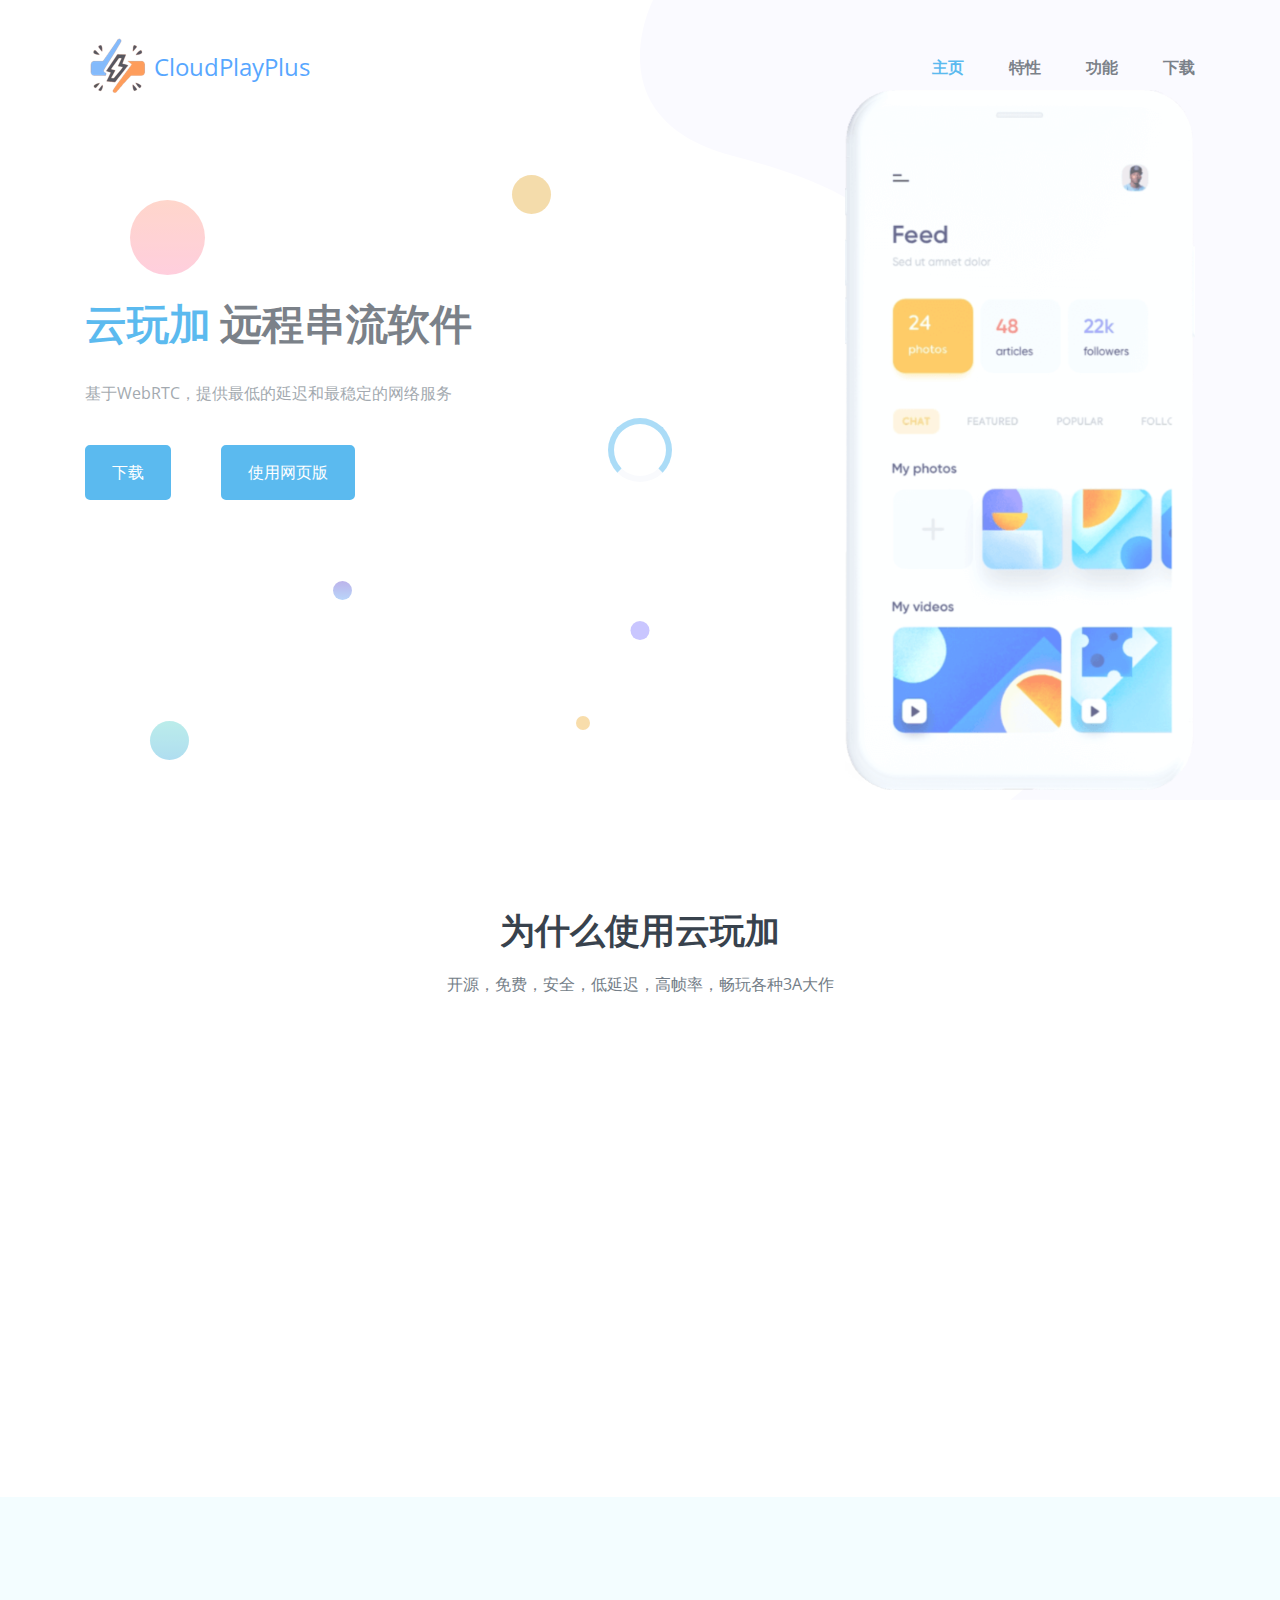
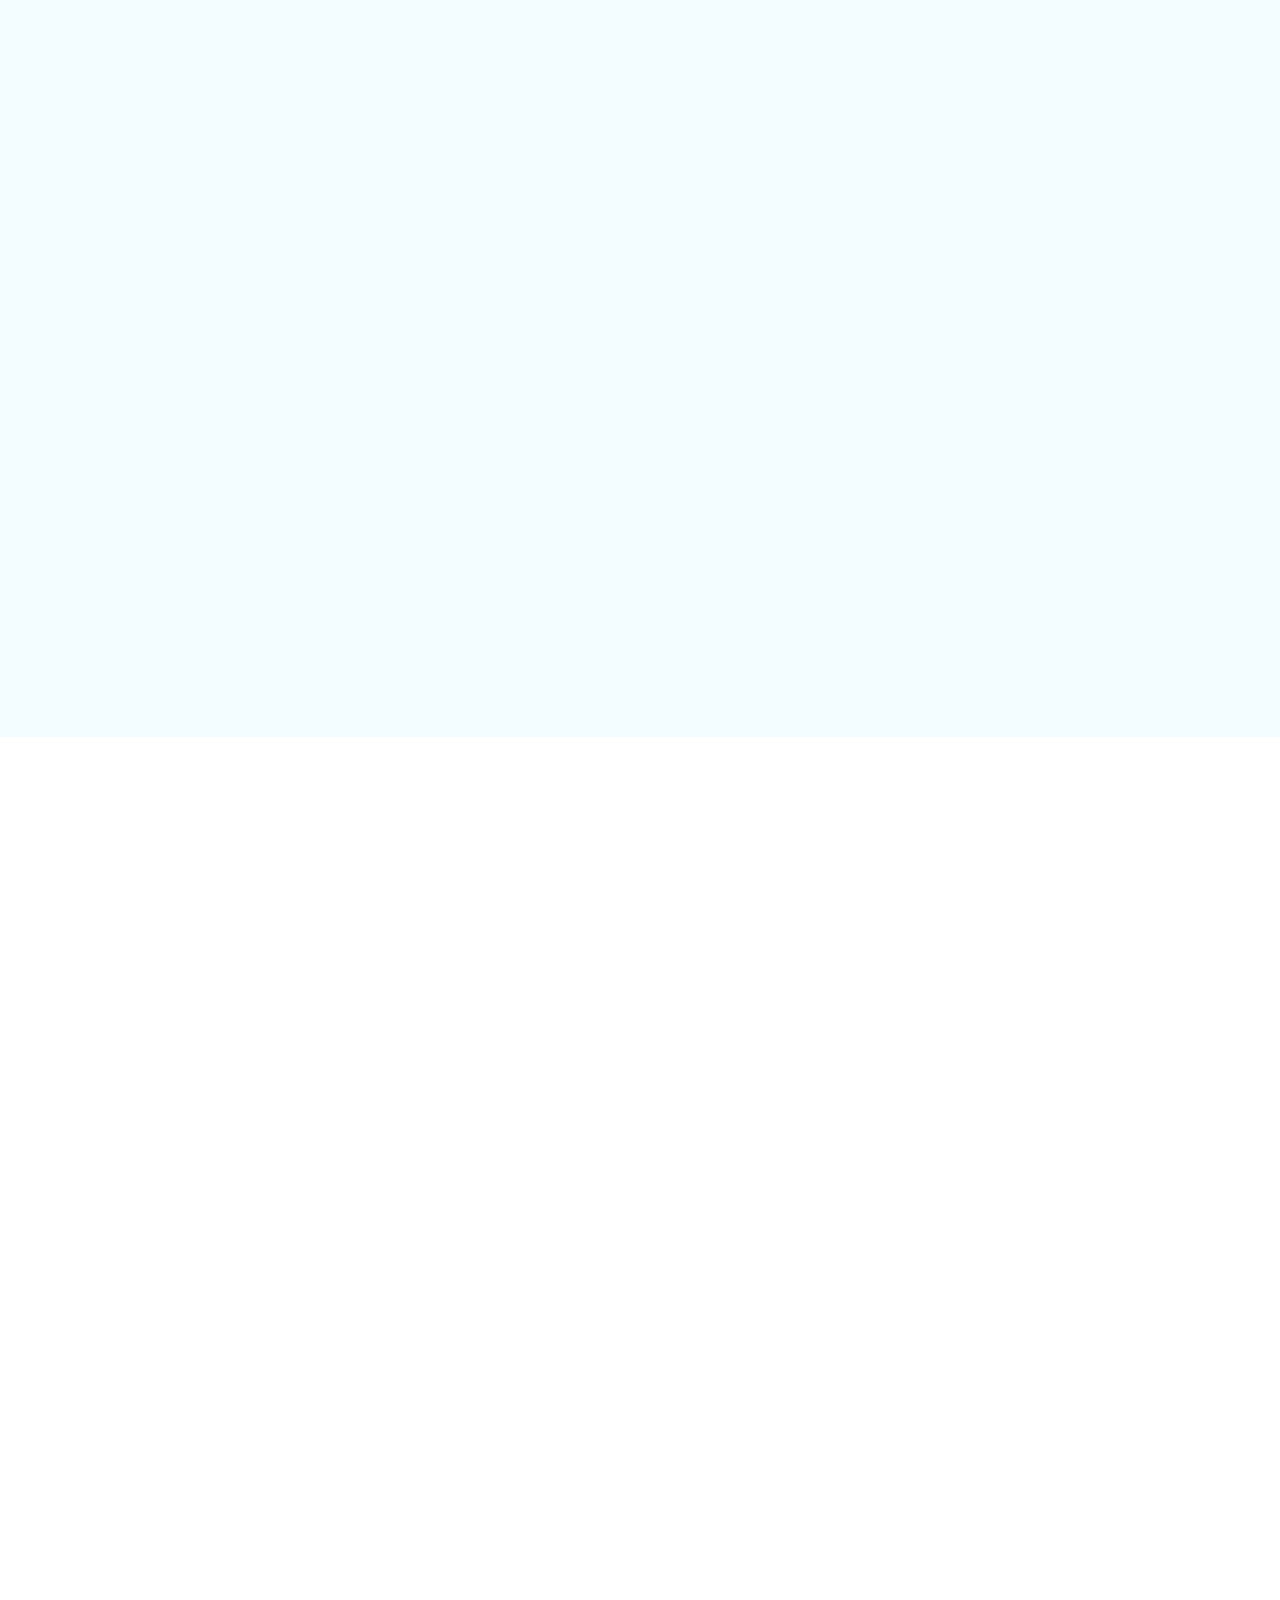
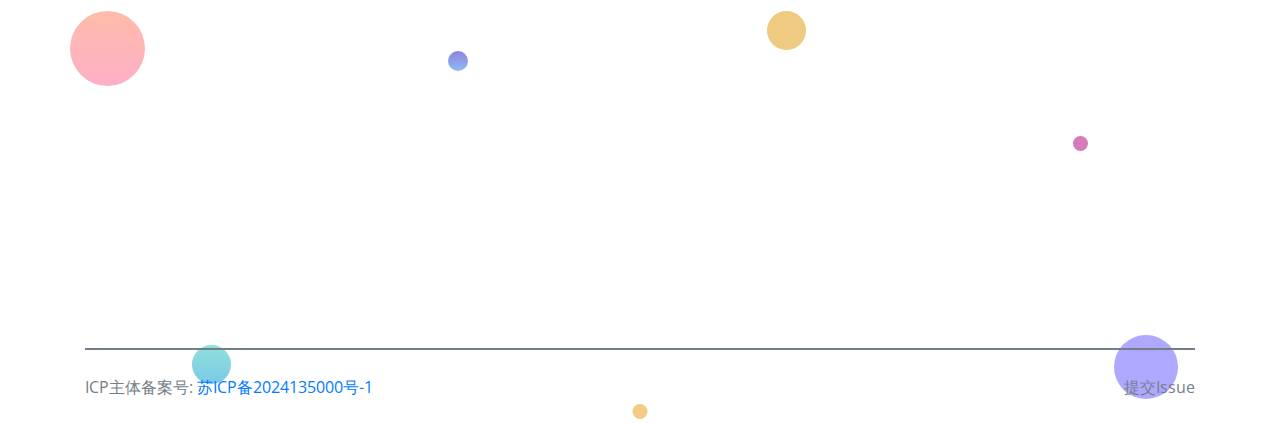
<file: index.html>
<!doctype html>
<html class="no-js" lang="en">

<head>
    <meta charset="utf-8">
    
    <!--====== Title ======-->
    <title>云玩加 - CloudPlayPlus</title>
    
    <meta name="description" content="">
    <meta name="viewport" content="width=device-width, initial-scale=1">

    <!--====== Favicon Icon ======-->
    <link rel="shortcut icon" href="assets/images/logo_fav.png" type="image/png">
        
    <!--====== Animate CSS ======-->
    <link rel="stylesheet" href="assets/css/animate.css">
        
    <!--====== lineicons CSS ======-->
    <link rel="stylesheet" href="assets/css/lineicons.css">
        
    <!--====== Bootstrap CSS ======-->
    <link rel="stylesheet" href="assets/css/bootstrap.min.css">
    
    <!--====== Default CSS ======-->
    <link rel="stylesheet" href="assets/css/default.css">
    
    <!--====== Style CSS ======-->
    <link rel="stylesheet" href="assets/css/style.css">
    
</head>

<body>
    <!--[if IE]>
    <p class="browserupgrade">You are using an <strong>outdated</strong> browser. Please <a href="https://browsehappy.com/">upgrade your browser</a> to improve your experience and security.</p>
  <![endif]-->
    
    <!--====== PRELOADER PART START ======-->

    <div class="preloader">
        <div class="loader">
            <div class="ytp-spinner">
                <div class="ytp-spinner-container">
                    <div class="ytp-spinner-rotator">
                        <div class="ytp-spinner-left">
                            <div class="ytp-spinner-circle"></div>
                        </div>
                        <div class="ytp-spinner-right">
                            <div class="ytp-spinner-circle"></div>
                        </div>
                    </div>
                </div>
            </div>
        </div>
    </div>

    <!--====== PRELOADER PART ENDS ======-->
    
    <!--====== HEADER PART START ======-->

    <header class="header-area">
        <div class="navbar-area">
            <div class="container">
                <div class="row">
                    <div class="col-lg-12">
                        <nav class="navbar navbar-expand-lg">
                            <a class="navbar-brand" href="index.html">
                                <img src="assets/images/logo.png" alt="Logo"> <span style="font-size: 24px; vertical-align: middle;">CloudPlayPlus</span>
                            </a>
                            <button class="navbar-toggler" type="button" data-toggle="collapse" data-target="#navbarSupportedContent" aria-controls="navbarSupportedContent" aria-expanded="false" aria-label="Toggle navigation">
                                <span class="toggler-icon"></span>
                                <span class="toggler-icon"></span>
                                <span class="toggler-icon"></span>
                            </button>

                            <div class="collapse navbar-collapse sub-menu-bar" id="navbarSupportedContent">
                                <ul id="nav" class="navbar-nav ml-auto">
                                    <li class="nav-item active">
                                        <a class="page-scroll" href="#home">主页</a>
                                    </li>
                                    <li class="nav-item">
                                        <a class="page-scroll" href="#why">特性</a>
                                    </li>
                                    <li class="nav-item">
                                        <a class="page-scroll" href="#features">功能</a>
                                    </li>
                                    <li class="nav-item">
                                        <a class="page-scroll" href="#download">下载</a>
                                    </li>
                                </ul>
                            </div> <!-- navbar collapse -->
                        </nav> <!-- navbar -->
                    </div>
                </div> <!-- row -->
            </div> <!-- container -->
        </div> <!-- navbar area -->

        <div id="home" class="header-hero bg_cover d-lg-flex align-items-center">
            
            <div class="shape shape-1"></div>
            <div class="shape shape-2"></div>
            <div class="shape shape-3"></div>
            <div class="shape shape-4"></div>
            <div class="shape shape-5"></div>
            <div class="shape shape-6"></div>
            
            <div class="container">
                <div class="row align-items-center justify-content-center justify-content-lg-between">
                    <div class="col-lg-6 col-md-10">
                        <div class="header-hero-content">
                            <h3 class="header-title wow fadeInLeftBig" data-wow-duration="1.3s" data-wow-delay="0.2s"><span>云玩加</span> 远程串流软件</h3>
                            <p class="text wow fadeInLeftBig" data-wow-duration="1.3s" data-wow-delay="0.6s">基于WebRTC，提供最低的延迟和最稳定的网络服务</p>
                            <ul class="d-flex">
                                <li><a href="#download" rel="nofollow" class="main-btn wow fadeInLeftBig" data-wow-duration="1.3s" data-wow-delay="0.8s">下载</a></li>
                                <li><a href="/web/" target="_blank" class="main-btn wow fadeInLeftBig" data-wow-duration="1.3s" data-wow-delay="0.8s">使用网页版</a></li>
                            </ul>
                        </div> <!-- header hero content -->
                    </div>
                    <div class="col-lg-4 col-md-6 col-sm-6 col-10">
                        <div class="header-image">
                            <img src="assets/images/header-app.png" alt="app" class="image wow fadeInRightBig" data-wow-duration="1.3s" data-wow-delay="0.5s">
                        </div> <!-- header image -->
                    </div>
                </div> <!-- row -->
            </div> <!-- container -->
            <div class="header-shape-1"></div> <!-- header shape -->
        </div> <!-- header hero -->
    </header>

    <!--====== HEADER PART ENDS ======-->
    
    <!--====== SERVICES PART START ======-->
    
    <section id="why" class="services-area pt-110 pb-120">
        <div class="container">
            <div class="row justify-content-center">
                <div class="col-lg-7">
                    <div class="section-title text-center pb-25">
                        <h3 class="title">为什么使用云玩加</h3>
                        <p class="text">开源，免费，安全，低延迟，高帧率，畅玩各种3A大作</p>
                    </div> <!-- section title -->
                </div>
            </div> <!-- row -->
            <div class="row">
                <div class="col-lg-3 col-sm-6">
                    <div class="single-services services-color-1 text-center mt-30 wow fadeInUpBig" data-wow-duration="1.3s" data-wow-delay="0.2s">
                        <div class="services-icon d-flex align-items-center justify-content-center">
                            <i class="lni lni-layers"></i>
                        </div>
                        <div class="services-content">
                            <h4 class="services-title"><a href="#">开源</a></h4>
                            <p class="text">源代码已开源，放心使用</p>
                        </div>
                    </div> <!-- single services -->
                </div>
                <div class="col-lg-3 col-sm-6">
                    <div class="single-services services-color-2 text-center mt-30 wow fadeInUpBig" data-wow-duration="1.3s" data-wow-delay="0.4s">
                        <div class="services-icon d-flex align-items-center justify-content-center">
                            <i class="lni lni-layout"></i>
                        </div>
                        <div class="services-content">
                            <h4 class="services-title"><a href="#">免费</a></h4>
                            <p class="text">该项目没有任何收费服务，您甚至可以自己DIY服务器</p>
                        </div>
                    </div> <!-- single services -->
                </div>
                <div class="col-lg-3 col-sm-6">
                    <div class="single-services services-color-3 text-center mt-30 wow fadeInUpBig" data-wow-duration="1.3s" data-wow-delay="0.6s">
                        <div class="services-icon d-flex align-items-center justify-content-center">
                            <i class="lni lni-bolt"></i>
                        </div>
                        <div class="services-content">
                            <h4 class="services-title"><a href="#">低延迟</a></h4>
                            <p class="text">极低的延迟，在稳定的网络下远程桌面和使用自己电脑无异</p>
                        </div>
                    </div> <!-- single services -->
                </div>
                <div class="col-lg-3 col-sm-6">
                    <div class="single-services services-color-4 text-center mt-30 wow fadeInUpBig" data-wow-duration="1.3s" data-wow-delay="0.8s">
                        <div class="services-icon d-flex align-items-center justify-content-center">
                            <i class="lni lni-protection"></i>
                        </div>
                        <div class="services-content">
                            <h4 class="services-title"><a href="#">安全</a></h4>
                            <p class="text">可设置双重验证，避免未授权的连接；WebRTC提供信道加密，数据安全有保障</p>
                        </div>
                    </div> <!-- single services -->
                </div>
            </div> <!-- row -->
        </div> <!-- container -->
    </section>
    
    <!--====== SERVICES PART ENDS ======-->
    
    <!--====== ABOUT PART START ======-->
    
    <section id="features" class="about-area pt-70 pb-120">
        <div class="container">
            <div class="row align-items-center">
                <div class="col-lg-6">
                    <div class="about-image mt-50 wow fadeInLeftBig" data-wow-duration="1.3s" data-wow-delay="0.5s">
                        <div class="about-shape"></div>
                        <img class="app" src="assets/images/about-app.png" alt="app">
                    </div> <!-- about image -->
                </div>
                <div class="col-lg-6">
                    <div class="about-content mt-50 wow fadeInRightBig" data-wow-duration="1.3s" data-wow-delay="0.5s">
                        <div class="section-title">
                            <h3 class="title">功能持续优化中</h3>
                            <p class="text">支持windows，macos，Andoird，ios以及网页版。</p>
                                <p class="text"></p>接近原生操作系统的键鼠体验。</p>
                                <p class="text"></p>虚拟键鼠和手柄。</p>
                                <p class="text"></p>h264编码硬件加速支持(英伟达系列显卡)。</p>
                                <p class="text"></p>XBOX协议手柄支持。</p>
                        </div> <!-- section title -->
                        <a href="https://github.com/zhuhaichao518/cloudplayplus_stone" rel="nofollow" class="main-btn">查看源代码仓库</a>
                    </div> <!-- about content -->
                </div>
            </div> <!-- row -->
        </div> <!-- container -->
    </section>
    
    <!--====== ABOUT PART ENDS ======-->
    
    
    <!--====== DOWNLOAD PART START ======-->
    
    <section id="download" class="download-area pt-70 pb-40">
        <div class="container">
            <div class="row justify-content-center align-items-center">
                <div class="col-lg-6 col-md-9 hide-on-mobile">
                    <div class="download-image mt-50 wow fadeInRightBig" data-wow-duration="1.3s" data-wow-delay="0.2s">
                        <img class="image" src="assets/images/download-app.png" alt="download">
                        
                        <div class="download-shape-1"></div>
                    </div> <!-- download image -->
                </div>
                <div class="col-lg-6">
                    <div class="download-content mt-45 wow fadeInLeftBig" data-wow-duration="1.3s" data-wow-delay="0.5s">
                        <!-- <h3 class="download-title">Download and Start Using!</h3> -->
                        <h3 class="download-title">现在就下载和使用！</h3>
                        <p class="text">请根据您的平台和需要进行下载</p>
                        <br>
                        <div class="download-item">
                            <h4>Windows</h4>
                            <img src="assets/images/icons8-windows-10-48.png" alt="Windows图标">
                            <a href="/downloads/CloudPlayPlus_installer.exe" download class="download-link">下载 Windows 安装包 (需smartscreen放行)</a>  
                            <br>
                            <a href="/downloads/CloudPlayPlus.zip" download class="download-link">下载 Windows 压缩包 自行安装手柄支持</a>  
                        </div>
                    
                        <br>

                        <div class="download-item">
                            <h4>MacOS</h4>
                            <img src="assets/images/icons8-macos-48.png" alt="MacOS图标">
                            <a href="https://apps.apple.com/cn/app/%E4%BA%91%E7%8E%A9%E5%8A%A0/id6741476981" target="_blank">下载MacOS版本</a>
                        </div>

                        <br>
                    
                        <div class="download-item">
                            <h4>Android</h4>
                            <img src="assets/images/icons8-android-48.png" alt="安卓图标">
                            <a href="/downloads/CloudPlayPlus.apk" download class="download-link">下载安卓APK</a>
                        </div>

                        <br>
                    
                        <div class="download-item">
                            <h4>IOS</h4>
                            <img src="assets/images/icons8-ios-50.png" alt="store">
                            <a href="https://apps.apple.com/cn/app/%E4%BA%91%E7%8E%A9%E5%8A%A0/id6741476981" target="_blank">在App Store下载</a>
                        </div>
                    </div> <!-- download image -->
                </div>
            </div> <!-- row -->
        </div> <!-- container -->
    </section>
    
    <!--====== DOWNLOAD PART ENDS ======-->
    
    <!--====== PART START ======-->
    
    <footer id="footer" class="footer-area">
        
        <div class="footer-shape shape-1"></div>
        <div class="footer-shape shape-2"></div>
        <div class="footer-shape shape-3"></div>
        <div class="footer-shape shape-4"></div>
        <div class="footer-shape shape-5"></div>
        <div class="footer-shape shape-6"></div>
        <div class="footer-shape shape-7"></div>
        
        <div class="footer-widget pt-30 pb-80">
            <div class="container">
                <div class="row">
                    <div class="col-lg-4 col-md-6">
                        <div class="footer-about mt-50 wow fadeIn" data-wow-duration="1.3s" data-wow-delay="0.2s">
                            <a class="logo" href="#" >
                                <img src="assets/images/logo.png" alt="Logo">
                            </a>
                            <p class="text">云玩家CloudPlayPlus串流软件。畅连自己的设备。</p>
                            <!--<ul class="social">
                                <li><a href="#"><i class="lni lni-facebook"></i></a></li>
                                <li><a href="#"><i class="lni lni-twitter"></i></a></li>
                                <li><a href="#"><i class="lni lni-instagram"></i></a></li>
                                <li><a href="#"><i class="lni lni-linkedin"></i></a></li>
                            </ul>-->
                        </div> <!-- footer about -->
                    </div> 
                    <div class="col-lg-5 col-md-6">
                        <div class="footer-link d-flex flex-wrap">
                            <div class="footer-link-wrapper mt-45 wow fadeIn" data-wow-duration="1.3s" data-wow-delay="0.4s">
                                <div class="footer-title">
                                    <h4 class="title">Quick Links</h4>
                                </div>
                                <ul class="link">
                                    <li><a class="" href="#home">主页</a></li>
                                    <li><a class="" href="#why">特性</a></li>
                                    <li><a class="" href="#features">功能</a></li>
                                    <li><a class="" href="#download">下载</a></li>
                                </ul>
                            </div> <!-- footer link wrapper -->
                            
                            <div class="footer-link-wrapper mt-45 wow fadeIn" data-wow-duration="1.3s" data-wow-delay="0.6s">
                                <div class="footer-title">
                                    <h4 class="title">Support</h4>
                                </div>
                                <ul class="link">
                                    <li><a class="" href="#">FAQ</a></li>
                                    <li><a class="" href="privacy.html">隐私政策</a></li>
                                    <li><a class="" href="#">Terms Of Use</a></li>
                                    <li><a class="" href="#">Legal</a></li>
                                </ul>
                            </div> <!-- footer link wrapper -->
                        </div> <!-- footer link -->
                    </div>
                    <div class="col-lg-3 col-md-6">
                        <div class="footer-contact mt-45 wow fadeIn" data-wow-duration="1.3s" data-wow-delay="0.8s">
                            <div class="footer-title">
                                <h4 class="title">信息</h4>
                            </div>
                            <ul class="contact-list">
                                <li>
                                    <div class="contact-info d-flex">
                                        <div class="info-content media-body">
                                            <p class="text"><a href="#"><i class="lni lni-envelope"></i> 100523901@qq.com</a></p>
                                        </div>
                                    </div> <!-- contact info -->
                                </li>
                                <li>
                                    <div class="contact-info d-flex">
                                        <div class="info-content media-body">
                                            <p class="text"><a href="https://space.bilibili.com/1987724?spm_id_from=333.337.0.0"><i class="lni lni-world"></i> b站</a></p>
                                        </div>
                                    </div> <!-- contact info -->
                                </li>
                                <li>
                                    <div class="contact-info d-flex">
                                        <div class="info-content media-body">
                                            <p class="text"><i class="lni lni-map"></i>作者：胖大海 旭哥</p>
                                        </div>
                                    </div> <!-- contact info -->
                                </li>
                            </ul> <!-- contact list -->
                        </div> <!-- footer contact -->
                    </div>
                </div> <!-- row -->
            </div> <!-- container -->
        </div> <!-- footer widget -->
        
        <div class="footer-copyright">
            <div class="container">
                <div class="row">
                    <div class="col-lg-12">
                        <div class="copyright d-sm-flex justify-content-between">
                            <div class="copyright-text text-center">
                                <p class="text">ICP主体备案号: <a rel="nofollow" href="https://beian.miit.gov.cn/">苏ICP备2024135000号-1</a></p>
                            </div> <!-- copyright text -->
                            
                            <div class="copyright-privacy text-center">
                                <a href="https://github.com/zhuhaichao518/cloudplayplus_stone/issues">提交Issue</a>
                            </div> <!-- copyright privacy -->
                        </div> <!-- copyright -->
                    </div>
                </div> <!-- row -->
            </div> <!-- container -->
        </div> <!-- footer copyright -->
    </footer>
    
    <!--====== PART ENDS ======-->
    
    <!--====== BACK TOP TOP PART START ======-->

    <a href="#" class="back-to-top"><i class="lni lni-chevron-up"></i></a>

    <!--====== BACK TOP TOP PART ENDS ======-->
    
    <!--====== PART START ======-->
    
<!--
    <section class="">
        <div class="container">
            <div class="row">
                <div class="col-lg-"></div> 
            </div>
        </div>
    </section>
-->
    
    <!--====== PART ENDS ======-->
    




    <!--====== Jquery js ======-->
    <script src="assets/js/vendor/jquery-1.12.4.min.js"></script>
    <script src="assets/js/vendor/modernizr-3.7.1.min.js"></script>
    
    <!--====== Bootstrap js ======-->
    <script src="assets/js/popper.min.js"></script>
    <script src="assets/js/bootstrap.min.js"></script>
    
    
    <!--====== WOW js ======-->
    <script src="assets/js/wow.min.js"></script>
    
    
    <!--====== Scrolling Nav js ======-->
    <script src="assets/js/jquery.easing.min.js"></script>
    <script src="assets/js/scrolling-nav.js"></script>
    
    <!--====== Main js ======-->
    <script src="assets/js/main.js"></script>
    
</body>

</html>
</file>
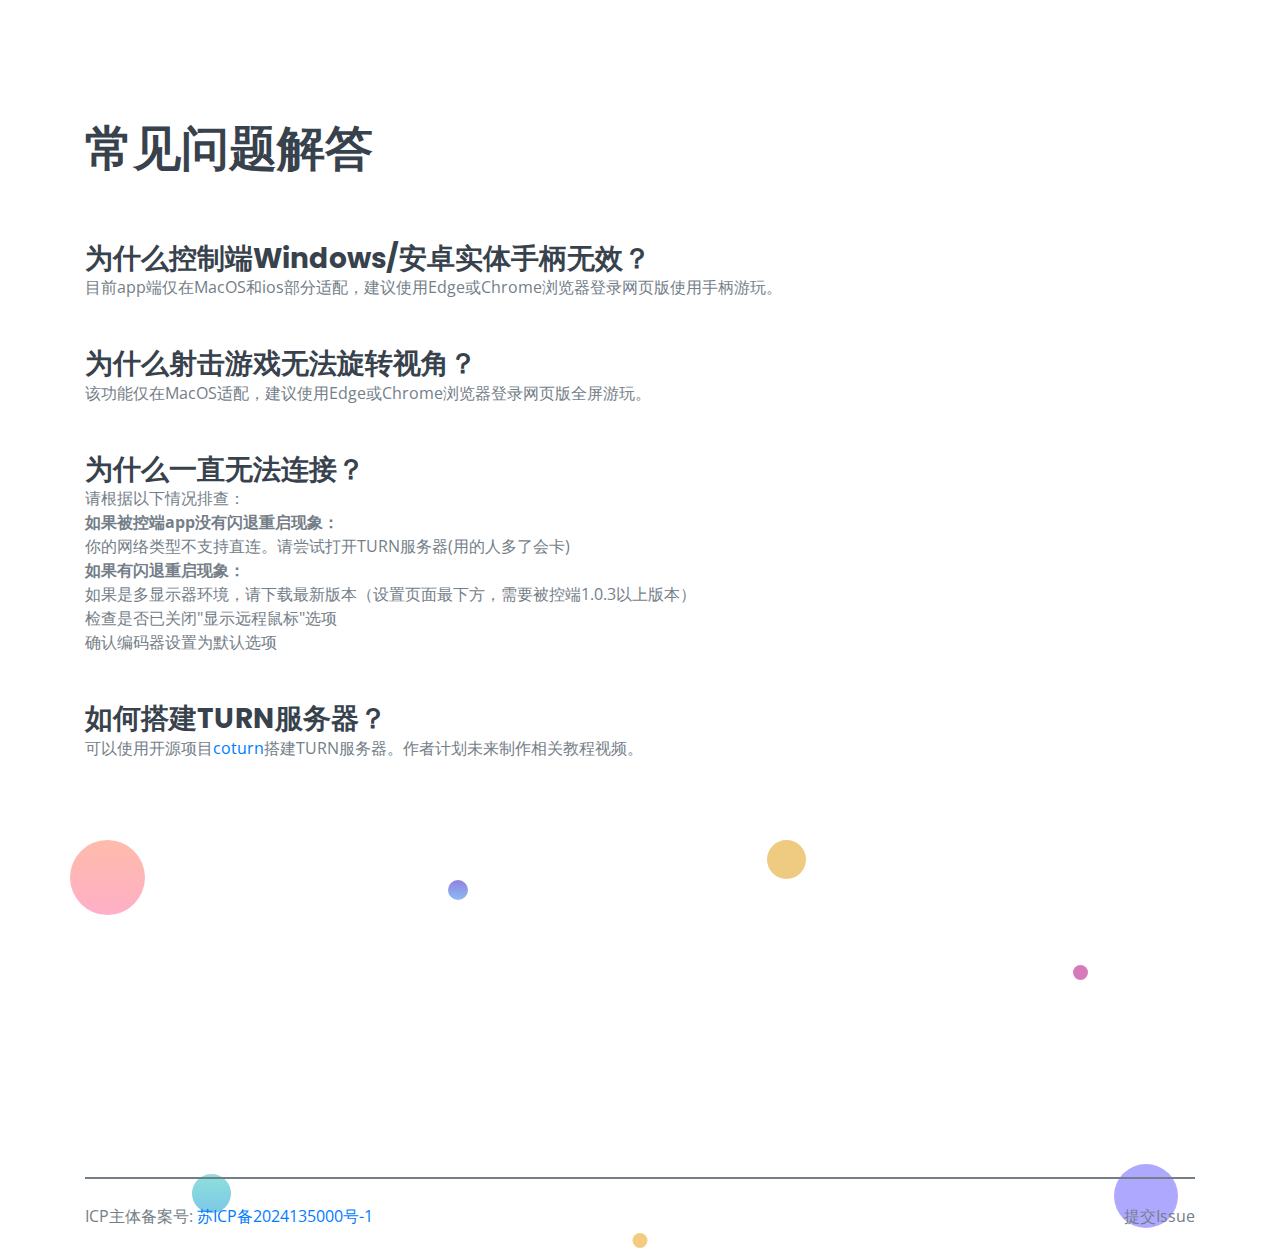
<file: faq.html>
<!doctype html>
<html class="no-js" lang="en">
<head>
<meta charset="utf-8">
<title>云玩加 - 常见问题</title>
<meta name="description" content="">
<meta name="viewport" content="width=device-width, initial-scale=1">
<link rel="shortcut icon" href="assets/images/logo_fav.png" type="image/png">
<link rel="stylesheet" href="assets/css/animate.css">
<link rel="stylesheet" href="assets/css/lineicons.css">
<link rel="stylesheet" href="assets/css/bootstrap.min.css">
<link rel="stylesheet" href="assets/css/default.css">
<link rel="stylesheet" href="assets/css/style.css">
</head>
<body>
<!--====== FAQ 主体内容 ======-->
<main class="privacy-container pt-120 pb-80">
  <div class="container">
    <div class="row">
      <div class="col-lg-12">
        <div class="privacy-content wow fadeIn" data-wow-duration="1.3s" data-wow-delay="0.2s">
          <h1 class="mb-40">常见问题解答</h1>
          <br>
          <div class="privacy-section">
            <h3>为什么控制端Windows/安卓实体手柄无效？</h3>
            <p>目前app端仅在MacOS和ios部分适配，建议使用Edge或Chrome浏览器登录网页版使用手柄游玩。</p>
          </div>
          <br>
          <br>
          <div class="privacy-section">
            <h3>为什么射击游戏无法旋转视角？</h3>
            <p>该功能仅在MacOS适配，建议使用Edge或Chrome浏览器登录网页版全屏游玩。</p>
          </div>
          <br>
          <br>
          <div class="privacy-section">
            <h3>为什么一直无法连接？</h3>
            <p>请根据以下情况排查：</p>
            <ul>
              <li><strong>如果被控端app没有闪退重启现象：
              <br>
              </strong>你的网络类型不支持直连。请尝试打开TURN服务器(用的人多了会卡)</li>
              <li><strong>如果有闪退重启现象：</strong>
                <ul>
                  <li>如果是多显示器环境，请下载最新版本（设置页面最下方，需要被控端1.0.3以上版本）</li>
                  <li>检查是否已关闭"显示远程鼠标"选项</li>
                  <li>确认编码器设置为默认选项</li>
                </ul>
              </li>
            </ul>
          </div>
          <br>
          <br>
          <div class="privacy-section">
            <h3>如何搭建TURN服务器？</h3>
            <p>可以使用开源项目<a href="https://github.com/coturn/coturn">coturn</a>搭建TURN服务器。作者计划未来制作相关教程视频。</p>
          </div>

        </div>
      </div>
    </div>
  </div>
</main>

<footer id="footer" class="footer-area">
  <div class="footer-shape shape-1"></div>
  <div class="footer-shape shape-2"></div>
  <div class="footer-shape shape-3"></div>
  <div class="footer-shape shape-4"></div>
  <div class="footer-shape shape-5"></div>
  <div class="footer-shape shape-6"></div>
  <div class="footer-shape shape-7"></div>
  <div class="footer-widget pt-30 pb-80">
    <div class="container">
      <div class="row">
        <div class="col-lg-4 col-md-6">
          <div class="footer-about mt-50 wow fadeIn" data-wow-duration="1.3s" data-wow-delay="0.2s">
            <a class="logo" href="index.html">
              <img src="assets/images/logo.png" alt="Logo">
            </a>
            <p class="text">云玩家CloudPlayPlus串流软件。畅连自己的设备。</p>
          </div>
        </div>
        <div class="col-lg-5 col-md-6">
          <div class="footer-link d-flex flex-wrap">
            <div class="footer-link-wrapper mt-45 wow fadeIn" data-wow-duration="1.3s" data-wow-delay="0.4s">
              <div class="footer-title">
                <h4 class="title">Quick Links</h4>
              </div>
              <ul class="link">
                <li><a class="" href="index.html">主页</a></li>
                <li><a class="" href="index.html">特性</a></li>
                <li><a class="" href="index.html">功能</a></li>
                <li><a class="" href="index.html">下载</a></li>
              </ul>
            </div>
            <div class="footer-link-wrapper mt-45 wow fadeIn" data-wow-duration="1.3s" data-wow-delay="0.6s">
              <div class="footer-title">
                <h4 class="title">Support</h4>
              </div>
              <ul class="link">
                <li><a class="" href="faq.html">FAQ</a></li>
                <li><a class="" href="privacy.html">隐私政策</a></li>
                <li><a class="" href="#">Terms Of Use</a></li>
                <li><a class="" href="#">Legal</a></li>
              </ul>
            </div>
          </div>
        </div>
        <div class="col-lg-3 col-md-6">
          <div class="footer-contact mt-45 wow fadeIn" data-wow-duration="1.3s" data-wow-delay="0.8s">
            <div class="footer-title">
              <h4 class="title">信息</h4>
            </div>
            <ul class="contact-list">
              <li>
                <div class="contact-info d-flex">
                  <div class="info-content media-body">
                    <p class="text"><a href="#"><i class="lni lni-envelope"></i> zhuhaichao518@gmail.com</a></p>
                  </div>
                </div>
              </li>
              <li>
                <div class="contact-info d-flex">
                  <div class="info-content media-body">
                    <p class="text"><a href="https://space.bilibili.com/1987724?spm_id_from=333.337.0.0"><i class="lni lni-world"></i> b站</a></p>
                  </div>
                </div>
              </li>
              <li>
                <div class="contact-info d-flex">
                  <div class="info-content media-body">
                    <p class="text"><i class="lni lni-map"></i>作者：胖大海 旭哥</p>
                  </div>
                </div>
              </li>
            </ul>
          </div>
        </div>
      </div>
    </div>
  </div>
  <div class="footer-copyright">
    <div class="container">
      <div class="row">
        <div class="col-lg-12">
          <div class="copyright d-sm-flex justify-content-between">
            <div class="copyright-text text-center">
              <p class="text">ICP主体备案号: <a rel="nofollow" href="https://beian.miit.gov.cn/">苏ICP备2024135000号-1</a></p>
            </div>
            <div class="copyright-privacy text-center">
              <a href="https://github.com/zhuhaichao518/cloudplayplus_stone/issues">提交Issue</a>
            </div>
          </div>
        </div>
      </div>
    </div>
  </div>
</footer>

<a href="#" class="back-to-top"><i class="lni lni-chevron-up"></i></a>

<script src="assets/js/vendor/jquery-1.12.4.min.js"></script>
<script src="assets/js/vendor/modernizr-3.7.1.min.js"></script>
<script src="assets/js/popper.min.js"></script>
<script src="assets/js/bootstrap.min.js"></script>
<script src="assets/js/wow.min.js"></script>
<script src="assets/js/jquery.easing.min.js"></script>
<script src="assets/js/scrolling-nav.js"></script>
<script src="assets/js/main.js"></script>
</body>
</html>
</file>
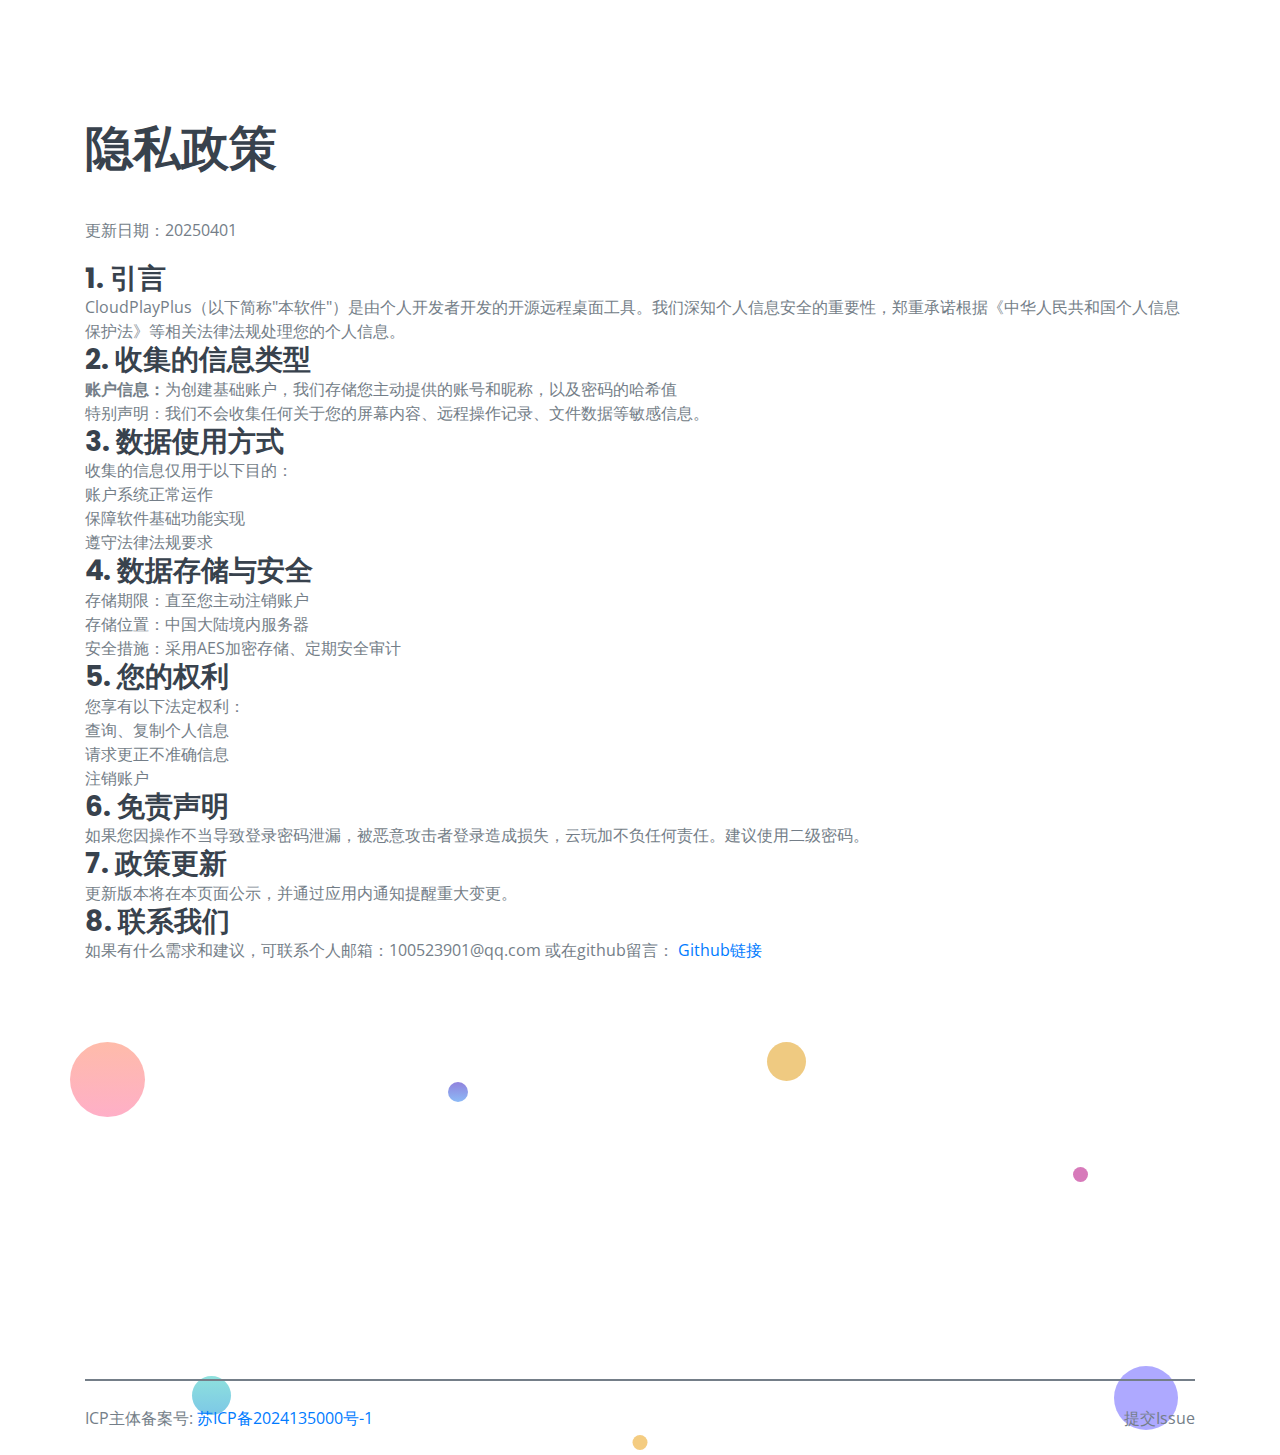
<file: privacy.html>
<!doctype html>
<html class="no-js" lang="en">

<head>
    <meta charset="utf-8">
    
    <!--====== Title ======-->
    <title>云玩加 - 隐私政策</title>
    
    <meta name="description" content="">
    <meta name="viewport" content="width=device-width, initial-scale=1">

    <!--====== Favicon Icon ======-->
    <link rel="shortcut icon" href="assets/images/logo_fav.png" type="image/png">
        
    <!--====== Animate CSS ======-->
    <link rel="stylesheet" href="assets/css/animate.css">
        
    <!--====== lineicons CSS ======-->
    <link rel="stylesheet" href="assets/css/lineicons.css">
        
    <!--====== Bootstrap CSS ======-->
    <link rel="stylesheet" href="assets/css/bootstrap.min.css">
    
    <!--====== Default CSS ======-->
    <link rel="stylesheet" href="assets/css/default.css">
    
    <!--====== Style CSS ======-->
    <link rel="stylesheet" href="assets/css/style.css">
    
</head>

<body>
    <!--====== 新增隐私政策主体内容 ======-->
    <main class="privacy-container pt-120 pb-80">
        <div class="container">
            <div class="row">
                <div class="col-lg-12">
                    <div class="privacy-content wow fadeIn" data-wow-duration="1.3s" data-wow-delay="0.2s">
                        <h1 class="mb-40">隐私政策</h1>
                        
                        <p class="mb-20">更新日期：20250401</p>
                        
                        <div class="privacy-section">
                            <h3>1. 引言</h3>
                            <p>CloudPlayPlus（以下简称"本软件"）是由个人开发者开发的开源远程桌面工具。我们深知个人信息安全的重要性，郑重承诺根据《中华人民共和国个人信息保护法》等相关法律法规处理您的个人信息。</p>
                        </div>

                        <div class="privacy-section">
                            <h3>2. 收集的信息类型</h3>
                            <ul>
                                <li><strong>账户信息：</strong>为创建基础账户，我们存储您主动提供的账号和昵称，以及密码的哈希值</li>
                            </ul>
                            <p>特别声明：我们不会收集任何关于您的屏幕内容、远程操作记录、文件数据等敏感信息。</p>
                        </div>

                        <div class="privacy-section">
                            <h3>3. 数据使用方式</h3>
                            <p>收集的信息仅用于以下目的：</p>
                            <ul>
                                <li>账户系统正常运作</li>
                                <li>保障软件基础功能实现</li>
                                <li>遵守法律法规要求</li>
                            </ul>
                        </div>

                        <div class="privacy-section">
                            <h3>4. 数据存储与安全</h3>
                            <ul>
                                <li>存储期限：直至您主动注销账户</li>
                                <li>存储位置：中国大陆境内服务器</li>
                                <li>安全措施：采用AES加密存储、定期安全审计</li>
                            </ul>
                        </div>

                        <div class="privacy-section">
                            <h3>5. 您的权利</h3>
                            <p>您享有以下法定权利：</p>
                            <ul>
                                <li>查询、复制个人信息</li>
                                <li>请求更正不准确信息</li>
                                <li>注销账户</li>
                            </ul>
                        </div>

                        <div class="privacy-section">
                            <h3>6. 免责声明</h3>
                            <p>如果您因操作不当导致登录密码泄漏，被恶意攻击者登录造成损失，云玩加不负任何责任。建议使用二级密码。</p>
                        </div>

                        <div class="privacy-section">
                            <h3>7. 政策更新</h3>
                            <p>更新版本将在本页面公示，并通过应用内通知提醒重大变更。</p>
                        </div>

                        <div class="privacy-section">
                            <h3>8. 联系我们</h3>
                            <p>如果有什么需求和建议，可联系个人邮箱：100523901@qq.com 或在github留言： <a href = "https://github.com/zhuhaichao518/cloudplayplus_stone">Github链接</a> <br>
                            </p>
                        </div>
                    </div>
                </div>
            </div>
        </div>
    </main>
<footer id="footer" class="footer-area">
        
    <div class="footer-shape shape-1"></div>
    <div class="footer-shape shape-2"></div>
    <div class="footer-shape shape-3"></div>
    <div class="footer-shape shape-4"></div>
    <div class="footer-shape shape-5"></div>
    <div class="footer-shape shape-6"></div>
    <div class="footer-shape shape-7"></div>
    
    <div class="footer-widget pt-30 pb-80">
        <div class="container">
            <div class="row">
                <div class="col-lg-4 col-md-6">
                    <div class="footer-about mt-50 wow fadeIn" data-wow-duration="1.3s" data-wow-delay="0.2s">
                        <a class="logo" href="index.html" >
                            <img src="assets/images/logo.png" alt="Logo">
                        </a>
                        <p class="text">云玩家CloudPlayPlus串流软件。畅连自己的设备。</p>
                        <!--<ul class="social">
                            <li><a href="#"><i class="lni lni-facebook"></i></a></li>
                            <li><a href="#"><i class="lni lni-twitter"></i></a></li>
                            <li><a href="#"><i class="lni lni-instagram"></i></a></li>
                            <li><a href="#"><i class="lni lni-linkedin"></i></a></li>
                        </ul>-->
                    </div> <!-- footer about -->
                </div> 
                <div class="col-lg-5 col-md-6">
                    <div class="footer-link d-flex flex-wrap">
                        <div class="footer-link-wrapper mt-45 wow fadeIn" data-wow-duration="1.3s" data-wow-delay="0.4s">
                            <div class="footer-title">
                                <h4 class="title">Quick Links</h4>
                            </div>
                            <ul class="link">
                                <li><a class="" href="index.html">主页</a></li>
                                <li><a class="" href="index.html">特性</a></li>
                                <li><a class="" href="index.html">功能</a></li>
                                <li><a class="" href="index.html">下载</a></li>
                            </ul>
                        </div> <!-- footer link wrapper -->
                        
                        <div class="footer-link-wrapper mt-45 wow fadeIn" data-wow-duration="1.3s" data-wow-delay="0.6s">
                            <div class="footer-title">
                                <h4 class="title">Support</h4>
                            </div>
                            <ul class="link">
                                <li><a class="" href="#">FAQ</a></li>
                                <li><a class="" href="privacy.html">隐私政策</a></li>
                                <li><a class="" href="#">Terms Of Use</a></li>
                                <li><a class="" href="#">Legal</a></li>
                            </ul>
                        </div> <!-- footer link wrapper -->
                    </div> <!-- footer link -->
                </div>
                <div class="col-lg-3 col-md-6">
                    <div class="footer-contact mt-45 wow fadeIn" data-wow-duration="1.3s" data-wow-delay="0.8s">
                        <div class="footer-title">
                            <h4 class="title">信息</h4>
                        </div>
                        <ul class="contact-list">
                            <li>
                                <div class="contact-info d-flex">
                                    <div class="info-content media-body">
                                        <p class="text"><a href="#"><i class="lni lni-envelope"></i> 100523901@qq.com</a></p>
                                    </div>
                                </div> <!-- contact info -->
                            </li>
                            <li>
                                <div class="contact-info d-flex">
                                    <div class="info-content media-body">
                                        <p class="text"><a href="https://space.bilibili.com/1987724?spm_id_from=333.337.0.0"><i class="lni lni-world"></i> b站</a></p>
                                    </div>
                                </div> <!-- contact info -->
                            </li>
                            <li>
                                <div class="contact-info d-flex">
                                    <div class="info-content media-body">
                                        <p class="text"><i class="lni lni-map"></i>作者：胖大海 旭哥</p>
                                    </div>
                                </div> <!-- contact info -->
                            </li>
                        </ul> <!-- contact list -->
                    </div> <!-- footer contact -->
                </div>
            </div> <!-- row -->
        </div> <!-- container -->
    </div> <!-- footer widget -->
    
    <div class="footer-copyright">
        <div class="container">
            <div class="row">
                <div class="col-lg-12">
                    <div class="copyright d-sm-flex justify-content-between">
                        <div class="copyright-text text-center">
                            <p class="text">ICP主体备案号: <a rel="nofollow" href="https://beian.miit.gov.cn/">苏ICP备2024135000号-1</a></p>
                        </div> <!-- copyright text -->
                        
                        <div class="copyright-privacy text-center">
                            <a href="https://github.com/zhuhaichao518/cloudplayplus_stone/issues">提交Issue</a>
                        </div> <!-- copyright privacy -->
                    </div> <!-- copyright -->
                </div>
            </div> <!-- row -->
        </div> <!-- container -->
    </div> <!-- footer copyright -->
</footer>

<!--====== PART ENDS ======-->

<!--====== BACK TOP TOP PART START ======-->

<a href="#" class="back-to-top"><i class="lni lni-chevron-up"></i></a>

<!--====== BACK TOP TOP PART ENDS ======-->

<!--====== PART START ======-->

<!--
<section class="">
    <div class="container">
        <div class="row">
            <div class="col-lg-"></div> 
        </div>
    </div>
</section>
-->

<!--====== PART ENDS ======-->





<!--====== Jquery js ======-->
<script src="assets/js/vendor/jquery-1.12.4.min.js"></script>
<script src="assets/js/vendor/modernizr-3.7.1.min.js"></script>

<!--====== Bootstrap js ======-->
<script src="assets/js/popper.min.js"></script>
<script src="assets/js/bootstrap.min.js"></script>


<!--====== WOW js ======-->
<script src="assets/js/wow.min.js"></script>


<!--====== Scrolling Nav js ======-->
<script src="assets/js/jquery.easing.min.js"></script>
<script src="assets/js/scrolling-nav.js"></script>

<!--====== Main js ======-->
<script src="assets/js/main.js"></script>

</body>

</html>
</file>
<file: assets/css/default.css>
/* Deafult Margin & Padding */
/*-- Margin Top --*/
.mt-5 {
	margin-top: 5px;
}
.mt-10 {
	margin-top: 10px;
}
.mt-15 {
	margin-top: 15px;
}
.mt-20 {
	margin-top: 20px;
}
.mt-25 {
	margin-top: 25px;
}
.mt-30 {
	margin-top: 30px;
}
.mt-35 {
	margin-top: 35px;
}
.mt-40 {
	margin-top: 40px;
}
.mt-45 {
	margin-top: 45px;
}
.mt-50 {
	margin-top: 50px;
}
.mt-55 {
	margin-top: 55px;
}
.mt-60 {
	margin-top: 60px;
}
.mt-65 {
	margin-top: 65px;
}
.mt-70 {
	margin-top: 70px;
}
.mt-75 {
	margin-top: 75px;
}
.mt-80 {
	margin-top: 80px;
}
.mt-85 {
	margin-top: 85px;
}
.mt-90 {
	margin-top: 90px;
}
.mt-95 {
	margin-top: 95px;
}
.mt-100 {
	margin-top: 100px;
}
.mt-105 {
	margin-top: 105px;
}
.mt-110 {
	margin-top: 110px;
}
.mt-115 {
	margin-top: 115px;
}
.mt-120 {
	margin-top: 120px;
}
.mt-125 {
	margin-top: 125px;
}
.mt-130 {
	margin-top: 130px;
}
.mt-135 {
	margin-top: 135px;
}
.mt-140 {
	margin-top: 140px;
}
.mt-145 {
	margin-top: 145px;
}
.mt-150 {
	margin-top: 150px;
}
.mt-155 {
	margin-top: 155px;
}
.mt-160 {
	margin-top: 160px;
}
.mt-165 {
	margin-top: 165px;
}
.mt-170 {
	margin-top: 170px;
}
.mt-175 {
	margin-top: 175px;
}
.mt-180 {
	margin-top: 180px;
}
.mt-185 {
	margin-top: 185px;
}
.mt-190 {
	margin-top: 190px;
}
.mt-195 {
	margin-top: 195px;
}
.mt-200 {
	margin-top: 200px;
}
/*-- Margin Bottom --*/

.mb-5 {
	margin-bottom: 5px;
}
.mb-10 {
	margin-bottom: 10px;
}
.mb-15 {
	margin-bottom: 15px;
}
.mb-20 {
	margin-bottom: 20px;
}
.mb-25 {
	margin-bottom: 25px;
}
.mb-30 {
	margin-bottom: 30px;
}
.mb-35 {
	margin-bottom: 35px;
}
.mb-40 {
	margin-bottom: 40px;
}
.mb-45 {
	margin-bottom: 45px;
}
.mb-50 {
	margin-bottom: 50px;
}
.mb-55 {
	margin-bottom: 55px;
}
.mb-60 {
	margin-bottom: 60px;
}
.mb-65 {
	margin-bottom: 65px;
}
.mb-70 {
	margin-bottom: 70px;
}
.mb-75 {
	margin-bottom: 75px;
}
.mb-80 {
	margin-bottom: 80px;
}
.mb-85 {
	margin-bottom: 85px;
}
.mb-90 {
	margin-bottom: 90px;
}
.mb-95 {
	margin-bottom: 95px;
}
.mb-100 {
	margin-bottom: 100px;
}
.mb-105 {
	margin-bottom: 105px;
}
.mb-110 {
	margin-bottom: 110px;
}
.mb-115 {
	margin-bottom: 115px;
}
.mb-120 {
	margin-bottom: 120px;
}
.mb-125 {
	margin-bottom: 125px;
}
.mb-130 {
	margin-bottom: 130px;
}
.mb-135 {
	margin-bottom: 135px;
}
.mb-140 {
	margin-bottom: 140px;
}
.mb-145 {
	margin-bottom: 145px;
}
.mb-150 {
	margin-bottom: 150px;
}
.mb-155 {
	margin-bottom: 155px;
}
.mb-160 {
	margin-bottom: 160px;
}
.mb-165 {
	margin-bottom: 165px;
}
.mb-170 {
	margin-bottom: 170px;
}
.mb-175 {
	margin-bottom: 175px;
}
.mb-180 {
	margin-bottom: 180px;
}
.mb-185 {
	margin-bottom: 185px;
}
.mb-190 {
	margin-bottom: 190px;
}
.mb-195 {
	margin-bottom: 195px;
}
.mb-200 {
	margin-bottom: 200px;
}
/*-- margin left --*/
.ml-5 {
	margin-left: 5px;
}
.ml-10 {
	margin-left: 10px;
}
.ml-15 {
	margin-left: 15px;
}
.ml-20 {
	margin-left: 20px;
}
.ml-25 {
	margin-left: 25px;
}
.ml-30 {
	margin-left: 30px;
}
.ml-35 {
	margin-left: 35px;
}
.ml-40 {
	margin-left: 40px;
}
.ml-45 {
	margin-left: 45px;
}
.ml-50 {
	margin-left: 50px;
}
.ml-55 {
	margin-left: 55px;
}
.ml-60 {
	margin-left: 60px;
}
.ml-65 {
	margin-left: 65px;
}
.ml-70 {
	margin-left: 70px;
}
.ml-75 {
	margin-left: 75px;
}
.ml-80 {
	margin-left: 80px;
}
.ml-85 {
	margin-left: 85px;
}
.ml-90 {
	margin-left: 90px;
}
.ml-95 {
	margin-left: 95px;
}
.ml-100 {
	margin-left: 100px;
}
.ml-105 {
	margin-left: 105px;
}
.ml-110 {
	margin-left: 110px;
}
.ml-115 {
	margin-left: 115px;
}
.ml-120 {
	margin-left: 120px;
}
.ml-125 {
	margin-left: 125px;
}
.ml-130 {
	margin-left: 130px;
}
.ml-135 {
	margin-left: 135px;
}
.ml-140 {
	margin-left: 140px;
}
.ml-145 {
	margin-left: 145px;
}
.ml-150 {
	margin-left: 150px;
}
.ml-155 {
	margin-left: 155px;
}
.ml-160 {
	margin-left: 160px;
}
.ml-165 {
	margin-left: 165px;
}
.ml-170 {
	margin-left: 170px;
}
.ml-175 {
	margin-left: 175px;
}
.ml-180 {
	margin-left: 180px;
}
.ml-185 {
	margin-left: 185px;
}
.ml-190 {
	margin-left: 190px;
}
.ml-195 {
	margin-left: 195px;
}
.ml-200 {
	margin-left: 200px;
}
/*-- margin right --*/
.mr-5 {
	margin-right: 5px;
}
.mr-10 {
	margin-right: 10px;
}
.mr-15 {
	margin-right: 15px;
}
.mr-20 {
	margin-right: 20px;
}
.mr-25 {
	margin-right: 25px;
}
.mr-30 {
	margin-right: 30px;
}
.mr-35 {
	margin-right: 35px;
}
.mr-40 {
	margin-right: 40px;
}
.mr-45 {
	margin-right: 45px;
}
.mr-50 {
	margin-right: 50px;
}
.mr-55 {
	margin-right: 55px;
}
.mr-60 {
	margin-right: 60px;
}
.mr-65 {
	margin-right: 65px;
}
.mr-70 {
	margin-right: 70px;
}
.mr-75 {
	margin-right: 75px;
}
.mr-80 {
	margin-right: 80px;
}
.mr-85 {
	margin-right: 85px;
}
.mr-90 {
	margin-right: 90px;
}
.mr-95 {
	margin-right: 95px;
}
.mr-100 {
	margin-right: 100px;
}
.mr-105 {
	margin-right: 105px;
}
.mr-110 {
	margin-right: 110px;
}
.mr-115 {
	margin-right: 115px;
}
.mr-120 {
	margin-right: 120px;
}
.mr-125 {
	margin-right: 125px;
}
.mr-130 {
	margin-right: 130px;
}
.mr-135 {
	margin-right: 135px;
}
.mr-140 {
	margin-right: 140px;
}
.mr-145 {
	margin-right: 145px;
}
.mr-150 {
	margin-right: 150px;
}
.mr-155 {
	margin-right: 155px;
}
.mr-160 {
	margin-right: 160px;
}
.mr-165 {
	margin-right: 165px;
}
.mr-170 {
	margin-right: 170px;
}
.mr-175 {
	margin-right: 175px;
}
.mr-180 {
	margin-right: 180px;
}
.mr-185 {
	margin-right: 185px;
}
.mr-190 {
	margin-right: 190px;
}
.mr-195 {
	margin-right: 195px;
}
.mr-200 {
	margin-right: 200px;
}


/*-- Padding Top --*/

.pt-5 {
	padding-top: 5px;
}
.pt-10 {
	padding-top: 10px;
}
.pt-15 {
	padding-top: 15px;
}
.pt-20 {
	padding-top: 20px;
}
.pt-25 {
	padding-top: 25px;
}
.pt-30 {
	padding-top: 30px;
}
.pt-35 {
	padding-top: 35px;
}
.pt-40 {
	padding-top: 40px;
}
.pt-45 {
	padding-top: 45px;
}
.pt-50 {
	padding-top: 50px;
}
.pt-55 {
	padding-top: 55px;
}
.pt-60 {
	padding-top: 60px;
}
.pt-65 {
	padding-top: 65px;
}
.pt-70 {
	padding-top: 70px;
}
.pt-75 {
	padding-top: 75px;
}
.pt-80 {
	padding-top: 80px;
}
.pt-85 {
	padding-top: 85px;
}
.pt-90 {
	padding-top: 90px;
}
.pt-95 {
	padding-top: 95px;
}
.pt-100 {
	padding-top: 100px;
}
.pt-105 {
	padding-top: 105px;
}
.pt-110 {
	padding-top: 110px;
}
.pt-115 {
	padding-top: 115px;
}
.pt-120 {
	padding-top: 120px;
}
.pt-125 {
	padding-top: 125px;
}
.pt-130 {
	padding-top: 130px;
}
.pt-135 {
	padding-top: 135px;
}
.pt-140 {
	padding-top: 140px;
}
.pt-145 {
	padding-top: 145px;
}
.pt-150 {
	padding-top: 150px;
}
.pt-155 {
	padding-top: 155px;
}
.pt-160 {
	padding-top: 160px;
}
.pt-165 {
	padding-top: 165px;
}
.pt-170 {
	padding-top: 170px;
}
.pt-175 {
	padding-top: 175px;
}
.pt-180 {
	padding-top: 180px;
}
.pt-185 {
	padding-top: 185px;
}
.pt-190 {
	padding-top: 190px;
}
.pt-195 {
	padding-top: 195px;
}
.pt-200 {
	padding-top: 200px;
}
/*-- Padding Bottom --*/

.pb-5 {
	padding-bottom: 5px;
}
.pb-10 {
	padding-bottom: 10px;
}
.pb-15 {
	padding-bottom: 15px;
}
.pb-20 {
	padding-bottom: 20px;
}
.pb-25 {
	padding-bottom: 25px;
}
.pb-30 {
	padding-bottom: 30px;
}
.pb-35 {
	padding-bottom: 35px;
}
.pb-40 {
	padding-bottom: 40px;
}
.pb-45 {
	padding-bottom: 45px;
}
.pb-50 {
	padding-bottom: 50px;
}
.pb-55 {
	padding-bottom: 55px;
}
.pb-60 {
	padding-bottom: 60px;
}
.pb-65 {
	padding-bottom: 65px;
}
.pb-70 {
	padding-bottom: 70px;
}
.pb-75 {
	padding-bottom: 75px;
}
.pb-80 {
	padding-bottom: 80px;
}
.pb-85 {
	padding-bottom: 85px;
}
.pb-90 {
	padding-bottom: 90px;
}
.pb-95 {
	padding-bottom: 95px;
}
.pb-100 {
	padding-bottom: 100px;
}
.pb-105 {
	padding-bottom: 105px;
}
.pb-110 {
	padding-bottom: 110px;
}
.pb-115 {
	padding-bottom: 115px;
}
.pb-120 {
	padding-bottom: 120px;
}
.pb-125 {
	padding-bottom: 125px;
}
.pb-130 {
	padding-bottom: 130px;
}
.pb-135 {
	padding-bottom: 135px;
}
.pb-140 {
	padding-bottom: 140px;
}
.pb-145 {
	padding-bottom: 145px;
}
.pb-150 {
	padding-bottom: 150px;
}
.pb-155 {
	padding-bottom: 155px;
}
.pb-160 {
	padding-bottom: 160px;
}
.pb-165 {
	padding-bottom: 165px;
}
.pb-170 {
	padding-bottom: 170px;
}
.pb-175 {
	padding-bottom: 175px;
}
.pb-180 {
	padding-bottom: 180px;
}
.pb-185 {
	padding-bottom: 185px;
}
.pb-190 {
	padding-bottom: 190px;
}
.pb-195 {
	padding-bottom: 195px;
}
.pb-200 {
	padding-bottom: 200px;
}

/*-- Padding left --*/

.pl-0 {
	padding-left: 0px;
}
.pl-5 {
	padding-left: 5px;
}
.pl-10 {
	padding-left: 10px;
}
.pl-15 {
	padding-left: 15px;
}
.pl-20 {
	padding-left: 20px;
}
.pl-25 {
	padding-left: 25px;
}
.pl-30 {
	padding-left: 30px;
}
.pl-35 {
	padding-left: 35px;
}
.pl-40 {
	padding-left: 40px;
}
.pl-45 {
	padding-left: 45px;
}
.pl-50 {
	padding-left: 50px;
}
.pl-55 {
	padding-left: 55px;
}
.pl-60 {
	padding-left: 60px;
}
.pl-65 {
	padding-left: 65px;
}
.pl-70 {
	padding-left: 70px;
}
.pl-75 {
	padding-left: 75px;
}
.pl-80 {
	padding-left: 80px;
}
.pl-85 {
	padding-left: 85px;
}
.pl-90 {
	padding-left: 90px;
}
.pl-100 {
	padding-left: 100px;
}
.pl-105 {
	padding-left: 105px;
}
.pl-110 {
	padding-left: 110px;
}
.pl-115 {
	padding-left: 115px;
}
.pl-120 {
	padding-left: 120px;
}
.pl-125 {
	padding-left: 125px;
}
/*-- Padding right --*/

.pr-0 {
	padding-right: 0px;
}
.pr-5 {
	padding-right: 5px;
}
.pr-10 {
	padding-right: 10px;
}
.pr-15 {
	padding-right: 15px;
}
.pr-20 {
	padding-right: 20px;
}
.pr-25 {
	padding-right: 25px;
}
.pr-30 {
	padding-right: 30px;
}
.pr-35 {
	padding-right: 35px;
}
.pr-40 {
	padding-right: 40px;
}
.pr-45 {
	padding-right: 45px;
}
.pr-50 {
	padding-right: 50px;
}
.pr-55 {
	padding-right: 55px;
}
.pr-60 {
	padding-right: 60px;
}
.pr-65 {
	padding-right: 65px;
}
.pr-70 {
	padding-right: 70px;
}
.pr-75 {
	padding-right: 75px;
}
.pr-80 {
	padding-right: 80px;
}
.pr-85 {
	padding-right: 85px;
}
.pr-90 {
	padding-right: 90px;
}
.pr-95 {
	padding-right: 95px;
}
.pr-100 {
	padding-right: 100px;
}
.pr-105 {
	padding-right: 105px;
}
/* Background Color */

.gray-bg {
	background: #f6f6f6;
}
.white-bg {
	background: #fff;
}
.black-bg {
	background: #222;
}
/* Color */

.white {
	color: #fff;
}
.black {
	color: #222;
}
/* black overlay */

[data-overlay] {
	position: relative;
}
[data-overlay]::before {
	background: #000 none repeat scroll 0 0;
	content: "";
	height: 100%;
	left: 0;
	position: absolute;
	top: 0;
	width: 100%;
	z-index: 1;
}
[data-overlay="3"]::before {
	opacity: 0.3;
}
[data-overlay="4"]::before {
	opacity: 0.4;
}
[data-overlay="5"]::before {
	opacity: 0.5;
}
[data-overlay="6"]::before {
	opacity: 0.6;
}
[data-overlay="7"]::before {
	opacity: 0.7;
}
[data-overlay="8"]::before {
	opacity: 0.8;
}
[data-overlay="9"]::before {
	opacity: 0.9;
}
</file>
<file: assets/css/style.css>
/*-----------------------------------------------------------------------------------

    Template Name: AppLand
    Template URI: uideck.com/templates/appland
    Support: https://uideck.com/support/
    Version: 1.0

-----------------------------------------------------------------------------------

    CSS INDEX
    ===================

    01. Theme default CSS
	02. Header
    03. Hero
	04. Footer

-----------------------------------------------------------------------------------*/
/*===========================
      01.COMMON css 
===========================*/
@import url("https://fonts.googleapis.com/css?family=Open+Sans:300,400,600,700|Poppins:300,400,500,600,700&display=swap");
body {
  font-family: "Open Sans", sans-serif;
  font-weight: normal;
  font-style: normal;
  color: #747E88;
  overflow-x: hidden; }

* {
  margin: 0;
  padding: 0;
  -webkit-box-sizing: border-box;
  -moz-box-sizing: border-box;
  box-sizing: border-box; }

img {
  max-width: 100%; }

a:focus,
input:focus,
textarea:focus,
button:focus {
  text-decoration: none;
  outline: none; }

a:focus,
a:hover {
  text-decoration: none; }

i,
span,
a {
  display: inline-block; }

audio,
canvas,
iframe,
img,
svg,
video {
  vertical-align: middle; }

h1,
h2,
h3,
h4,
h5,
h6 {
  font-family: "Poppins", sans-serif;
  font-weight: 700;
  color: #38424D;
  margin: 0px; }

h1 {
  font-size: 48px; }

h2 {
  font-size: 36px; }

h3 {
  font-size: 28px; }

h4 {
  font-size: 22px; }

h5 {
  font-size: 18px; }

h6 {
  font-size: 16px; }

ul, ol {
  margin: 0px;
  padding: 0px;
  list-style-type: none; }

p {
  font-size: 16px;
  font-weight: 400;
  line-height: 24px;
  color: #747E88;
  margin: 0px; }

.bg_cover {
  background-position: center center;
  background-size: cover;
  background-repeat: no-repeat;
  width: 100%;
  height: 100%; }

/*===== All Button Style =====*/
.main-btn {
  display: inline-block;
  font-weight: 500;
  text-align: center;
  white-space: nowrap;
  vertical-align: middle;
  -webkit-user-select: none;
  -moz-user-select: none;
  -ms-user-select: none;
  user-select: none;
  border: 2px solid #0898E7;
  padding: 0 25px;
  font-size: 16px;
  height: 55px;
  line-height: 51px;
  border-radius: 5px;
  color: #fff;
  cursor: pointer;
  z-index: 5;
  -webkit-transition: all 0.4s ease-out 0s;
  -moz-transition: all 0.4s ease-out 0s;
  -ms-transition: all 0.4s ease-out 0s;
  -o-transition: all 0.4s ease-out 0s;
  transition: all 0.4s ease-out 0s;
  background-color: #0898E7; }
  .main-btn:hover {
    background-color: rgba(8, 152, 231, 0.7);
    color: #fff;
    border-color: transparent; }
  .main-btn.main-btn-2 {
    background-color: transparent;
    color: #525A63;
    border-color: #525A63; }
    .main-btn.main-btn-2:hover {
      background-color: rgba(82, 90, 99, 0.5);
      color: #525A63; }

@keyframes animation1 {
  0% {
    -webkit-transform: scale(1);
    -moz-transform: scale(1);
    -ms-transform: scale(1);
    -o-transform: scale(1);
    transform: scale(1); }
  50% {
    -webkit-transform: scale(1.2);
    -moz-transform: scale(1.2);
    -ms-transform: scale(1.2);
    -o-transform: scale(1.2);
    transform: scale(1.2); }
  100% {
    -webkit-transform: scale(1);
    -moz-transform: scale(1);
    -ms-transform: scale(1);
    -o-transform: scale(1);
    transform: scale(1); } }

@-webkit-keyframes animation1 {
  0% {
    -webkit-transform: scale(1);
    -moz-transform: scale(1);
    -ms-transform: scale(1);
    -o-transform: scale(1);
    transform: scale(1); }
  50% {
    -webkit-transform: scale(1.2);
    -moz-transform: scale(1.2);
    -ms-transform: scale(1.2);
    -o-transform: scale(1.2);
    transform: scale(1.2); }
  100% {
    -webkit-transform: scale(1);
    -moz-transform: scale(1);
    -ms-transform: scale(1);
    -o-transform: scale(1);
    transform: scale(1); } }

/*===== All Section Title Style =====*/
.section-title .title {
  font-size: 35px;
  font-weight: 600; }
  @media (max-width: 767px) {
    .section-title .title {
      font-size: 22px; } }
  @media only screen and (min-width: 576px) and (max-width: 767px) {
    .section-title .title {
      font-size: 26px; } }

.section-title .text {
  margin-top: 20px; }

/*===== All Slick Slide Outline Style =====*/
.slick-slide {
  outline: 0; }

/*===== All Preloader Style =====*/
.preloader {
  /* Body Overlay */
  position: fixed;
  top: 0;
  left: 0;
  display: table;
  height: 100%;
  width: 100%;
  /* Change Background Color */
  background: #fff;
  z-index: 99999; }
  .preloader .loader {
    display: table-cell;
    vertical-align: middle;
    text-align: center; }
    .preloader .loader .ytp-spinner {
      position: absolute;
      left: 50%;
      top: 50%;
      width: 64px;
      margin-left: -32px;
      z-index: 18;
      pointer-events: none; }
      .preloader .loader .ytp-spinner .ytp-spinner-container {
        pointer-events: none;
        position: absolute;
        width: 100%;
        padding-bottom: 100%;
        top: 50%;
        left: 50%;
        margin-top: -50%;
        margin-left: -50%;
        -webkit-animation: ytp-spinner-linspin 1568.23529647ms linear infinite;
        -moz-animation: ytp-spinner-linspin 1568.23529647ms linear infinite;
        -o-animation: ytp-spinner-linspin 1568.23529647ms linear infinite;
        animation: ytp-spinner-linspin 1568.23529647ms linear infinite; }
        .preloader .loader .ytp-spinner .ytp-spinner-container .ytp-spinner-rotator {
          position: absolute;
          width: 100%;
          height: 100%;
          -webkit-animation: ytp-spinner-easespin 5332ms cubic-bezier(0.4, 0, 0.2, 1) infinite both;
          -moz-animation: ytp-spinner-easespin 5332ms cubic-bezier(0.4, 0, 0.2, 1) infinite both;
          -o-animation: ytp-spinner-easespin 5332ms cubic-bezier(0.4, 0, 0.2, 1) infinite both;
          animation: ytp-spinner-easespin 5332ms cubic-bezier(0.4, 0, 0.2, 1) infinite both; }
          .preloader .loader .ytp-spinner .ytp-spinner-container .ytp-spinner-rotator .ytp-spinner-left {
            position: absolute;
            top: 0;
            left: 0;
            bottom: 0;
            overflow: hidden;
            right: 50%; }
          .preloader .loader .ytp-spinner .ytp-spinner-container .ytp-spinner-rotator .ytp-spinner-right {
            position: absolute;
            top: 0;
            right: 0;
            bottom: 0;
            overflow: hidden;
            left: 50%; }
    .preloader .loader .ytp-spinner-circle {
      box-sizing: border-box;
      position: absolute;
      width: 200%;
      height: 100%;
      border-style: solid;
      /* Spinner Color */
      border-color: #0898E7 #0898E7 #eceff8;
      border-radius: 50%;
      border-width: 6px; }
    .preloader .loader .ytp-spinner-left .ytp-spinner-circle {
      left: 0;
      right: -100%;
      border-right-color: #eceff8;
      -webkit-animation: ytp-spinner-left-spin 1333ms cubic-bezier(0.4, 0, 0.2, 1) infinite both;
      -moz-animation: ytp-spinner-left-spin 1333ms cubic-bezier(0.4, 0, 0.2, 1) infinite both;
      -o-animation: ytp-spinner-left-spin 1333ms cubic-bezier(0.4, 0, 0.2, 1) infinite both;
      animation: ytp-spinner-left-spin 1333ms cubic-bezier(0.4, 0, 0.2, 1) infinite both; }
    .preloader .loader .ytp-spinner-right .ytp-spinner-circle {
      left: -100%;
      right: 0;
      border-left-color: #eceff8;
      -webkit-animation: ytp-right-spin 1333ms cubic-bezier(0.4, 0, 0.2, 1) infinite both;
      -moz-animation: ytp-right-spin 1333ms cubic-bezier(0.4, 0, 0.2, 1) infinite both;
      -o-animation: ytp-right-spin 1333ms cubic-bezier(0.4, 0, 0.2, 1) infinite both;
      animation: ytp-right-spin 1333ms cubic-bezier(0.4, 0, 0.2, 1) infinite both; }

/* Preloader Animations */
@-webkit-keyframes ytp-spinner-linspin {
  to {
    -webkit-transform: rotate(360deg);
    -moz-transform: rotate(360deg);
    -ms-transform: rotate(360deg);
    -o-transform: rotate(360deg);
    transform: rotate(360deg); } }

@keyframes ytp-spinner-linspin {
  to {
    -webkit-transform: rotate(360deg);
    -moz-transform: rotate(360deg);
    -ms-transform: rotate(360deg);
    -o-transform: rotate(360deg);
    transform: rotate(360deg); } }

@-webkit-keyframes ytp-spinner-easespin {
  12.5% {
    -webkit-transform: rotate(135deg);
    -moz-transform: rotate(135deg);
    -ms-transform: rotate(135deg);
    -o-transform: rotate(135deg);
    transform: rotate(135deg); }
  25% {
    -webkit-transform: rotate(270deg);
    -moz-transform: rotate(270deg);
    -ms-transform: rotate(270deg);
    -o-transform: rotate(270deg);
    transform: rotate(270deg); }
  37.5% {
    -webkit-transform: rotate(405deg);
    -moz-transform: rotate(405deg);
    -ms-transform: rotate(405deg);
    -o-transform: rotate(405deg);
    transform: rotate(405deg); }
  50% {
    -webkit-transform: rotate(540deg);
    -moz-transform: rotate(540deg);
    -ms-transform: rotate(540deg);
    -o-transform: rotate(540deg);
    transform: rotate(540deg); }
  62.5% {
    -webkit-transform: rotate(675deg);
    -moz-transform: rotate(675deg);
    -ms-transform: rotate(675deg);
    -o-transform: rotate(675deg);
    transform: rotate(675deg); }
  75% {
    -webkit-transform: rotate(810deg);
    -moz-transform: rotate(810deg);
    -ms-transform: rotate(810deg);
    -o-transform: rotate(810deg);
    transform: rotate(810deg); }
  87.5% {
    -webkit-transform: rotate(945deg);
    -moz-transform: rotate(945deg);
    -ms-transform: rotate(945deg);
    -o-transform: rotate(945deg);
    transform: rotate(945deg); }
  to {
    -webkit-transform: rotate(1080deg);
    -moz-transform: rotate(1080deg);
    -ms-transform: rotate(1080deg);
    -o-transform: rotate(1080deg);
    transform: rotate(1080deg); } }

@keyframes ytp-spinner-easespin {
  12.5% {
    -webkit-transform: rotate(135deg);
    -moz-transform: rotate(135deg);
    -ms-transform: rotate(135deg);
    -o-transform: rotate(135deg);
    transform: rotate(135deg); }
  25% {
    -webkit-transform: rotate(270deg);
    -moz-transform: rotate(270deg);
    -ms-transform: rotate(270deg);
    -o-transform: rotate(270deg);
    transform: rotate(270deg); }
  37.5% {
    -webkit-transform: rotate(405deg);
    -moz-transform: rotate(405deg);
    -ms-transform: rotate(405deg);
    -o-transform: rotate(405deg);
    transform: rotate(405deg); }
  50% {
    -webkit-transform: rotate(540deg);
    -moz-transform: rotate(540deg);
    -ms-transform: rotate(540deg);
    -o-transform: rotate(540deg);
    transform: rotate(540deg); }
  62.5% {
    -webkit-transform: rotate(675deg);
    -moz-transform: rotate(675deg);
    -ms-transform: rotate(675deg);
    -o-transform: rotate(675deg);
    transform: rotate(675deg); }
  75% {
    -webkit-transform: rotate(810deg);
    -moz-transform: rotate(810deg);
    -ms-transform: rotate(810deg);
    -o-transform: rotate(810deg);
    transform: rotate(810deg); }
  87.5% {
    -webkit-transform: rotate(945deg);
    -moz-transform: rotate(945deg);
    -ms-transform: rotate(945deg);
    -o-transform: rotate(945deg);
    transform: rotate(945deg); }
  to {
    -webkit-transform: rotate(1080deg);
    -moz-transform: rotate(1080deg);
    -ms-transform: rotate(1080deg);
    -o-transform: rotate(1080deg);
    transform: rotate(1080deg); } }

@-webkit-keyframes ytp-spinner-left-spin {
  0% {
    -webkit-transform: rotate(130deg);
    -moz-transform: rotate(130deg);
    -ms-transform: rotate(130deg);
    -o-transform: rotate(130deg);
    transform: rotate(130deg); }
  50% {
    -webkit-transform: rotate(-5deg);
    -moz-transform: rotate(-5deg);
    -ms-transform: rotate(-5deg);
    -o-transform: rotate(-5deg);
    transform: rotate(-5deg); }
  to {
    -webkit-transform: rotate(130deg);
    -moz-transform: rotate(130deg);
    -ms-transform: rotate(130deg);
    -o-transform: rotate(130deg);
    transform: rotate(130deg); } }

@keyframes ytp-spinner-left-spin {
  0% {
    -webkit-transform: rotate(130deg);
    -moz-transform: rotate(130deg);
    -ms-transform: rotate(130deg);
    -o-transform: rotate(130deg);
    transform: rotate(130deg); }
  50% {
    -webkit-transform: rotate(-5deg);
    -moz-transform: rotate(-5deg);
    -ms-transform: rotate(-5deg);
    -o-transform: rotate(-5deg);
    transform: rotate(-5deg); }
  to {
    -webkit-transform: rotate(130deg);
    -moz-transform: rotate(130deg);
    -ms-transform: rotate(130deg);
    -o-transform: rotate(130deg);
    transform: rotate(130deg); } }

@-webkit-keyframes ytp-right-spin {
  0% {
    -webkit-transform: rotate(-130deg);
    -moz-transform: rotate(-130deg);
    -ms-transform: rotate(-130deg);
    -o-transform: rotate(-130deg);
    transform: rotate(-130deg); }
  50% {
    -webkit-transform: rotate(5deg);
    -moz-transform: rotate(5deg);
    -ms-transform: rotate(5deg);
    -o-transform: rotate(5deg);
    transform: rotate(5deg); }
  to {
    -webkit-transform: rotate(-130deg);
    -moz-transform: rotate(-130deg);
    -ms-transform: rotate(-130deg);
    -o-transform: rotate(-130deg);
    transform: rotate(-130deg); } }

@keyframes ytp-right-spin {
  0% {
    -webkit-transform: rotate(-130deg);
    -moz-transform: rotate(-130deg);
    -ms-transform: rotate(-130deg);
    -o-transform: rotate(-130deg);
    transform: rotate(-130deg); }
  50% {
    -webkit-transform: rotate(5deg);
    -moz-transform: rotate(5deg);
    -ms-transform: rotate(5deg);
    -o-transform: rotate(5deg);
    transform: rotate(5deg); }
  to {
    -webkit-transform: rotate(-130deg);
    -moz-transform: rotate(-130deg);
    -ms-transform: rotate(-130deg);
    -o-transform: rotate(-130deg);
    transform: rotate(-130deg); } }

/*===========================
      02.HEADER css 
===========================*/
/*===== NAVBAR =====*/
.navbar-area {
  position: absolute;
  top: 0;
  left: 0;
  width: 100%;
  z-index: 99;
  -webkit-transition: all 0.3s ease-out 0s;
  -moz-transition: all 0.3s ease-out 0s;
  -ms-transition: all 0.3s ease-out 0s;
  -o-transition: all 0.3s ease-out 0s;
  transition: all 0.3s ease-out 0s; }

.sticky {
  position: fixed;
  z-index: 99;
  background-color: #fff;
  -webkit-box-shadow: 0px 20px 50px 0px rgba(0, 0, 0, 0.05);
  -moz-box-shadow: 0px 20px 50px 0px rgba(0, 0, 0, 0.05);
  box-shadow: 0px 20px 50px 0px rgba(0, 0, 0, 0.05);
  -webkit-transition: all 0.3s ease-out 0s;
  -moz-transition: all 0.3s ease-out 0s;
  -ms-transition: all 0.3s ease-out 0s;
  -o-transition: all 0.3s ease-out 0s;
  transition: all 0.3s ease-out 0s; }
  .sticky .navbar {
    padding: 10px 0; }

.navbar {
  padding: 0;
  border-radius: 5px;
  position: relative;
  -webkit-transition: all 0.3s ease-out 0s;
  -moz-transition: all 0.3s ease-out 0s;
  -ms-transition: all 0.3s ease-out 0s;
  -o-transition: all 0.3s ease-out 0s;
  transition: all 0.3s ease-out 0s;
  padding: 35px 0; }

.navbar-brand {
  padding: 0; }
  .navbar-brand img {
    max-width: 150px; }

.navbar-toggler {
  padding: 0; }
  .navbar-toggler .toggler-icon {
    width: 30px;
    height: 2px;
    background-color: #222;
    display: block;
    margin: 5px 0;
    position: relative;
    -webkit-transition: all 0.3s ease-out 0s;
    -moz-transition: all 0.3s ease-out 0s;
    -ms-transition: all 0.3s ease-out 0s;
    -o-transition: all 0.3s ease-out 0s;
    transition: all 0.3s ease-out 0s; }
  .navbar-toggler.active .toggler-icon:nth-of-type(1) {
    -webkit-transform: rotate(45deg);
    -moz-transform: rotate(45deg);
    -ms-transform: rotate(45deg);
    -o-transform: rotate(45deg);
    transform: rotate(45deg);
    top: 7px; }
  .navbar-toggler.active .toggler-icon:nth-of-type(2) {
    opacity: 0; }
  .navbar-toggler.active .toggler-icon:nth-of-type(3) {
    -webkit-transform: rotate(135deg);
    -moz-transform: rotate(135deg);
    -ms-transform: rotate(135deg);
    -o-transform: rotate(135deg);
    transform: rotate(135deg);
    top: -7px; }

@media only screen and (min-width: 768px) and (max-width: 991px) {
  .navbar-collapse {
    position: absolute;
    top: 100%;
    left: 0;
    width: 100%;
    background-color: #fff;
    z-index: 9;
    -webkit-box-shadow: 0px 15px 20px 0px rgba(0, 0, 0, 0.1);
    -moz-box-shadow: 0px 15px 20px 0px rgba(0, 0, 0, 0.1);
    box-shadow: 0px 15px 20px 0px rgba(0, 0, 0, 0.1);
    padding: 5px 12px; } }

@media (max-width: 767px) {
  .hide-on-mobile {
    display: none !important;
  }
  .navbar-collapse {
    position: absolute;
    top: 100%;
    left: 0;
    width: 100%;
    background-color: #fff;
    z-index: 9;
    -webkit-box-shadow: 0px 15px 20px 0px rgba(56, 66, 77, 0.1);
    -moz-box-shadow: 0px 15px 20px 0px rgba(56, 66, 77, 0.1);
    box-shadow: 0px 15px 20px 0px rgba(56, 66, 77, 0.1);
    padding: 5px 12px; } }

.navbar-nav .nav-item {
  margin-left: 45px;
  position: relative; }
  .navbar-nav .nav-item:first-child {
    margin-left: 0; }
  @media only screen and (min-width: 992px) and (max-width: 1199px) {
    .navbar-nav .nav-item {
      margin-left: 30px; } }
  @media only screen and (min-width: 768px) and (max-width: 991px) {
    .navbar-nav .nav-item {
      margin: 0; } }
  @media (max-width: 767px) {
    .navbar-nav .nav-item {
      margin: 0; } }
  .navbar-nav .nav-item a {
    font-size: 16px;
    font-weight: 600;
    color: #38424D;
    -webkit-transition: all 0.3s ease-out 0s;
    -moz-transition: all 0.3s ease-out 0s;
    -ms-transition: all 0.3s ease-out 0s;
    -o-transition: all 0.3s ease-out 0s;
    transition: all 0.3s ease-out 0s;
    position: relative; }
    @media only screen and (min-width: 768px) and (max-width: 991px) {
      .navbar-nav .nav-item a {
        display: block;
        padding: 4px 0; } }
    @media (max-width: 767px) {
      .navbar-nav .nav-item a {
        display: block;
        padding: 4px 0; } }
  .navbar-nav .nav-item.active > a, .navbar-nav .nav-item:hover > a {
    color: #0898E7; }
  .navbar-nav .nav-item:hover .sub-menu {
    top: 100%;
    opacity: 1;
    visibility: visible; }
    @media only screen and (min-width: 768px) and (max-width: 991px) {
      .navbar-nav .nav-item:hover .sub-menu {
        top: 0; } }
    @media (max-width: 767px) {
      .navbar-nav .nav-item:hover .sub-menu {
        top: 0; } }
  .navbar-nav .nav-item .sub-menu {
    width: 200px;
    background-color: #fff;
    -webkit-box-shadow: 0px 0px 20px 0px rgba(0, 0, 0, 0.1);
    -moz-box-shadow: 0px 0px 20px 0px rgba(0, 0, 0, 0.1);
    box-shadow: 0px 0px 20px 0px rgba(0, 0, 0, 0.1);
    position: absolute;
    top: 110%;
    left: 0;
    opacity: 0;
    visibility: hidden;
    -webkit-transition: all 0.3s ease-out 0s;
    -moz-transition: all 0.3s ease-out 0s;
    -ms-transition: all 0.3s ease-out 0s;
    -o-transition: all 0.3s ease-out 0s;
    transition: all 0.3s ease-out 0s; }
    @media only screen and (min-width: 768px) and (max-width: 991px) {
      .navbar-nav .nav-item .sub-menu {
        position: relative;
        width: 100%;
        top: 0;
        display: none;
        opacity: 1;
        visibility: visible; } }
    @media (max-width: 767px) {
      .navbar-nav .nav-item .sub-menu {
        position: relative;
        width: 100%;
        top: 0;
        display: none;
        opacity: 1;
        visibility: visible; } }
    .navbar-nav .nav-item .sub-menu li {
      display: block; }
      .navbar-nav .nav-item .sub-menu li a {
        display: block;
        padding: 8px 20px;
        color: #222; }
        .navbar-nav .nav-item .sub-menu li a.active, .navbar-nav .nav-item .sub-menu li a:hover {
          padding-left: 25px;
          color: #0898E7; }

.navbar-nav .sub-nav-toggler {
  display: none; }
  @media only screen and (min-width: 768px) and (max-width: 991px) {
    .navbar-nav .sub-nav-toggler {
      display: block;
      position: absolute;
      right: 0;
      top: 0;
      background: none;
      color: #222;
      font-size: 18px;
      border: 0;
      width: 30px;
      height: 30px; } }
  @media (max-width: 767px) {
    .navbar-nav .sub-nav-toggler {
      display: block;
      position: absolute;
      right: 0;
      top: 0;
      background: none;
      color: #222;
      font-size: 18px;
      border: 0;
      width: 30px;
      height: 30px; } }
  .navbar-nav .sub-nav-toggler span {
    width: 8px;
    height: 8px;
    border-left: 1px solid #222;
    border-bottom: 1px solid #222;
    -webkit-transform: rotate(-45deg);
    -moz-transform: rotate(-45deg);
    -ms-transform: rotate(-45deg);
    -o-transform: rotate(-45deg);
    transform: rotate(-45deg);
    position: relative;
    top: -5px; }

/*===== HEADER HERO =====*/
.header-hero {
  position: relative;
  z-index: 5;
  background-position: bottom center;
  height: 800px; }
  @media only screen and (min-width: 1400px) {
    .header-hero {
      height: 900px; } }
  @media only screen and (min-width: 768px) and (max-width: 991px) {
    .header-hero {
      height: auto; } }
  @media (max-width: 767px) {
    .header-hero {
      height: auto; } }
  .header-hero .shape {
    position: absolute; }
    .header-hero .shape.shape-1 {
      width: 75px;
      height: 75px;
      background: -webkit-linear-gradient(rgba(254, 132, 100, 0.5) 0%, rgba(254, 110, 154, 0.5) 100%);
      background: -o-linear-gradient(rgba(254, 132, 100, 0.5) 0%, rgba(254, 110, 154, 0.5) 100%);
      background: linear-gradient(rgba(254, 132, 100, 0.5) 0%, rgba(254, 110, 154, 0.5) 100%);
      border-radius: 50%;
      left: 130px;
      top: 25%;
      -webkit-animation: animation1 2s linear infinite;
      -moz-animation: animation1 2s linear infinite;
      -o-animation: animation1 2s linear infinite;
      animation: animation1 2s linear infinite; }
    .header-hero .shape.shape-2 {
      width: 39px;
      height: 39px;
      background: -webkit-linear-gradient(rgba(51, 200, 193, 0.5) 0%, rgba(17, 155, 210, 0.5) 100%);
      background: -o-linear-gradient(rgba(51, 200, 193, 0.5) 0%, rgba(17, 155, 210, 0.5) 100%);
      background: linear-gradient(rgba(51, 200, 193, 0.5) 0%, rgba(17, 155, 210, 0.5) 100%);
      left: 150px;
      bottom: 40px;
      border-radius: 50%;
      -webkit-animation: animation1 2s linear infinite;
      -moz-animation: animation1 2s linear infinite;
      -o-animation: animation1 2s linear infinite;
      animation: animation1 2s linear infinite; }
    .header-hero .shape.shape-3 {
      width: 19px;
      height: 19px;
      background: -webkit-linear-gradient(rgba(54, 28, 193, 0.5) 0%, rgba(46, 130, 239, 0.5) 100%);
      background: -o-linear-gradient(rgba(54, 28, 193, 0.5) 0%, rgba(46, 130, 239, 0.5) 100%);
      background: linear-gradient(rgba(54, 28, 193, 0.5) 0%, rgba(46, 130, 239, 0.5) 100%);
      bottom: 25%;
      left: 26%;
      border-radius: 50%;
      -webkit-animation: animation1 2s linear infinite;
      -moz-animation: animation1 2s linear infinite;
      -o-animation: animation1 2s linear infinite;
      animation: animation1 2s linear infinite; }
    .header-hero .shape.shape-4 {
      background-color: rgba(226, 158, 25, 0.55);
      width: 39px;
      height: 39px;
      border-radius: 50%;
      top: 175px;
      left: 40%;
      -webkit-animation: animation1 2s linear infinite;
      -moz-animation: animation1 2s linear infinite;
      -o-animation: animation1 2s linear infinite;
      animation: animation1 2s linear infinite; }
    .header-hero .shape.shape-5 {
      width: 19px;
      height: 19px;
      background-color: rgba(108, 99, 255, 0.55);
      left: 50%;
      -webkit-transform: translateX(-50%);
      -moz-transform: translateX(-50%);
      -ms-transform: translateX(-50%);
      -o-transform: translateX(-50%);
      transform: translateX(-50%);
      bottom: 20%;
      border-radius: 50%;
      -webkit-animation: animation1 2s linear infinite;
      -moz-animation: animation1 2s linear infinite;
      -o-animation: animation1 2s linear infinite;
      animation: animation1 2s linear infinite; }
    .header-hero .shape.shape-6 {
      width: 14px;
      height: 14px;
      background-color: rgba(235, 163, 26, 0.55);
      border-radius: 50%;
      left: 45%;
      bottom: 70px;
      -webkit-animation: animation1 2s linear infinite;
      -moz-animation: animation1 2s linear infinite;
      -o-animation: animation1 2s linear infinite;
      animation: animation1 2s linear infinite; }

.header-shape-1 {
  position: absolute;
  top: 0;
  width: 50%;
  height: 100%;
  right: 0;
  z-index: -1;
  background-image: url(../images/header-shape-1.svg);
  background-position: left center;
  background-repeat: no-repeat;
  background-size: cover; }
  @media only screen and (min-width: 768px) and (max-width: 991px) {
    .header-shape-1 {
      width: 100%; } }

.header-shape-2 {
  position: absolute;
  top: 0;
  right: 0;
  z-index: -1; }
  @media only screen and (min-width: 992px) and (max-width: 1199px) {
    .header-shape-2 img {
      width: 295px; } }

.header-hero-content {
  position: relative;
  z-index: 9; }
  @media only screen and (min-width: 768px) and (max-width: 991px) {
    .header-hero-content {
      padding-top: 150px; } }
  @media (max-width: 767px) {
    .header-hero-content {
      padding-top: 120px; } }
  .header-hero-content .header-title {
    font-size: 42px;
    color: #38424D; }
    @media only screen and (min-width: 992px) and (max-width: 1199px) {
      .header-hero-content .header-title {
        font-size: 36px; } }
    @media (max-width: 767px) {
      .header-hero-content .header-title {
        font-size: 22px; } }
    @media only screen and (min-width: 576px) and (max-width: 767px) {
      .header-hero-content .header-title {
        font-size: 38px; } }
    .header-hero-content .header-title span {
      display: contents;
      color: #0898E7; }
  .header-hero-content .text {
    margin-top: 30px; }
  .header-hero-content ul {
    margin-top: 30px; }
    .header-hero-content ul li {
      margin-left: 50px; }
      .header-hero-content ul li:first-child {
        margin-left: 0; }
  .header-hero-content .main-btn {
    margin-top: 10px; }
  .header-hero-content .header-video {
    margin-top: 15px;
    width: 50px;
    height: 50px;
    line-height: 50px;
    text-align: center;
    color: #fff;
    font-size: 18px;
    border-radius: 50%;
    background-color: #0898E7;
    position: relative;
    z-index: 5; }
    .header-hero-content .header-video::before {
      position: absolute;
      content: '';
      width: 100%;
      height: 100%;
      border-radius: 50%;
      background-color: rgba(8, 152, 231, 0.8);
      top: 0;
      left: 0;
      -webkit-animation: video 2s linear infinite;
      -moz-animation: video 2s linear infinite;
      -o-animation: video 2s linear infinite;
      animation: video 2s linear infinite;
      z-index: -1; }

@keyframes video {
  0% {
    -webkit-transform: scale(1);
    -moz-transform: scale(1);
    -ms-transform: scale(1);
    -o-transform: scale(1);
    transform: scale(1);
    opacity: 1; }
  100% {
    -webkit-transform: scale(1.4);
    -moz-transform: scale(1.4);
    -ms-transform: scale(1.4);
    -o-transform: scale(1.4);
    transform: scale(1.4);
    opacity: 0; } }

@-webkit-keyframes video {
  0% {
    -webkit-transform: scale(1);
    -moz-transform: scale(1);
    -ms-transform: scale(1);
    -o-transform: scale(1);
    transform: scale(1);
    opacity: 1; }
  100% {
    -webkit-transform: scale(1.4);
    -moz-transform: scale(1.4);
    -ms-transform: scale(1.4);
    -o-transform: scale(1.4);
    transform: scale(1.4);
    opacity: 0; } }

.header-image {
  padding-top: 80px;
  position: relative;
  z-index: 5; }
  .header-image .image {
    width: 100%; }
  .header-image .image-shape {
    position: absolute;
    bottom: -100px;
    left: -115px;
    z-index: -1; }
    @media (max-width: 767px) {
      .header-image .image-shape {
        left: -90px; } }
    .header-image .image-shape img {
      max-width: 350px; }
      @media (max-width: 767px) {
        .header-image .image-shape img {
          max-width: 250px; } }

/*===========================
      03.SERVICES css 
===========================*/
.single-services {
  -webkit-box-shadow: 0px 0px 10px 0px rgba(154, 154, 154, 0.16);
  -moz-box-shadow: 0px 0px 10px 0px rgba(154, 154, 154, 0.16);
  box-shadow: 0px 0px 10px 0px rgba(154, 154, 154, 0.16);
  -webkit-transition: all 0.3s ease-out 0s;
  -moz-transition: all 0.3s ease-out 0s;
  -ms-transition: all 0.3s ease-out 0s;
  -o-transition: all 0.3s ease-out 0s;
  transition: all 0.3s ease-out 0s;
  padding: 45px 25px 35px; }
  @media (max-width: 767px) {
    .single-services {
      padding: 40px 20px 30px; } }
  .single-services .services-icon {
    width: 79px;
    height: 79px;
    border-radius: 50%;
    margin: 0 auto;
    position: relative;
    text-align: center; }
    .single-services .services-icon i {
      font-size: 46px;
      line-height: 79px;
      color: #fff; }
    .single-services .services-icon::before {
      position: absolute;
      content: '';
      width: 100%;
      height: 100%;
      top: 0;
      left: 0;
      -webkit-transform: scale(1.2);
      -moz-transform: scale(1.2);
      -ms-transform: scale(1.2);
      -o-transform: scale(1.2);
      transform: scale(1.2);
      border-radius: 50%;
      z-index: -1; }
  .single-services .services-content {
    margin-top: 35px; }
    .single-services .services-content .services-title a {
      font-size: 25px;
      font-weight: 500;
      color: #222;
      -webkit-transition: all 0.3s ease-out 0s;
      -moz-transition: all 0.3s ease-out 0s;
      -ms-transition: all 0.3s ease-out 0s;
      -o-transition: all 0.3s ease-out 0s;
      transition: all 0.3s ease-out 0s; }
      @media (max-width: 767px) {
        .single-services .services-content .services-title a {
          font-size: 20px; } }
    .single-services .services-content .text {
      margin-top: 30px; }
  .single-services.services-color-1 .services-icon {
    background-color: #E7A019; }
    .single-services.services-color-1 .services-icon::before {
      background-color: rgba(231, 160, 25, 0.2); }
  .single-services.services-color-1 .services-content .services-title a:hover {
    color: #E7A019; }
  .single-services.services-color-2 .services-icon {
    background-color: #E54F4F; }
    .single-services.services-color-2 .services-icon::before {
      background-color: rgba(229, 79, 79, 0.2); }
  .single-services.services-color-2 .services-content .services-title a:hover {
    color: #E54F4F; }
  .single-services.services-color-3 .services-icon {
    background-color: #8950E4; }
    .single-services.services-color-3 .services-icon::before {
      background-color: rgba(137, 80, 228, 0.2); }
  .single-services.services-color-3 .services-content .services-title a:hover {
    color: #8950E4; }
  .single-services.services-color-4 .services-icon {
    background-color: #0898E7; }
    .single-services.services-color-4 .services-icon::before {
      background-color: rgba(8, 152, 231, 0.2); }
  .single-services.services-color-4 .services-content .services-title a:hover {
    color: #0898E7; }
  .single-services:hover {
    -webkit-box-shadow: 0px 15px 17px 0px rgba(154, 154, 154, 0.16);
    -moz-box-shadow: 0px 15px 17px 0px rgba(154, 154, 154, 0.16);
    box-shadow: 0px 15px 17px 0px rgba(154, 154, 154, 0.16); }

/*===========================
       04.ABOUT css 
===========================*/
.about-area {
  background-color: #F3FDFF; }

.about-image {
  position: relative;
  display: inline-block;
  text-align: center;
  margin-left: 50px;
  padding-top: 100px;
  padding-bottom: 100px; }
  @media (max-width: 767px) {
    .about-image {
      margin-left: 0;
      padding-top: 65px;
      padding-bottom: 45px; } }
  .about-image .about-shape {
    background: -webkit-linear-gradient(#61009d 0%, #cb107a 100%);
    background: -o-linear-gradient(#61009d 0%, #cb107a 100%);
    background: linear-gradient(#61009d 0%, #cb107a 100%);
    width: 394px;
    height: 394px;
    border-radius: 50%;
    position: relative; }
    @media (max-width: 767px) {
      .about-image .about-shape {
        width: 294px;
        height: 294px; } }
    .about-image .about-shape::before {
      position: absolute;
      width: 100%;
      height: 100%;
      top: 0;
      left: 0;
      content: '';
      -webkit-transform: scale(1.1) rotate(25deg);
      -moz-transform: scale(1.1) rotate(25deg);
      -ms-transform: scale(1.1) rotate(25deg);
      -o-transform: scale(1.1) rotate(25deg);
      transform: scale(1.1) rotate(25deg);
      border-radius: 50%;
      border: 2px solid #61009D;
      border-top-color: transparent;
      border-right-color: transparent; }
  .about-image .app {
    position: relative;
    -webkit-transform: rotate(-25deg) translateY(-15%);
    -moz-transform: rotate(-25deg) translateY(-15%);
    -ms-transform: rotate(-25deg) translateY(-15%);
    -o-transform: rotate(-25deg) translateY(-15%);
    transform: rotate(-25deg) translateY(-15%);
    max-width: 280px;
    position: absolute;
    top: 100px;
    left: 95px;
    -webkit-box-shadow: -15px 10px 30px 0px rgba(0, 0, 0, 0.3);
    -moz-box-shadow: -15px 10px 30px 0px rgba(0, 0, 0, 0.3);
    box-shadow: -15px 10px 30px 0px rgba(0, 0, 0, 0.3);
    border-radius: 50px; }
    @media (max-width: 767px) {
      .about-image .app {
        max-width: 190px;
        border-radius: 25px;
        top: 60px; } }

.about-content .main-btn {
  margin-top: 40px; }


/*===========================
     10.DOWNLOAD css 
===========================*/
.download-area .download-image {
  padding-top: 65px;
  padding-left: 60px;
  padding-bottom: 60px;
  position: relative; }
  @media (max-width: 767px) {
    .download-area .download-image {
      padding-left: 20px;
      padding-right: 20px; } }
  .download-area .download-image .image {
    -webkit-box-shadow: 0px 3px 25px 0px rgba(8, 153, 231, 0.2);
    -moz-box-shadow: 0px 3px 25px 0px rgba(8, 153, 231, 0.2);
    box-shadow: 0px 3px 25px 0px rgba(8, 153, 231, 0.2);
    border-radius: 50px;
    max-width: 295px;
    margin: 0 auto; }
    @media (max-width: 767px) {
      .download-area .download-image .image {
        max-width: 100%; } }
    @media only screen and (min-width: 576px) and (max-width: 767px) {
      .download-area .download-image .image {
        max-width: 295px; } }
  .download-area .download-image .download-shape-1 {
    width: 185px;
    height: 185px;
    background-color: #FEB21C;
    border-radius: 50%;
    position: absolute;
    top: 0;
    left: 0;
    z-index: -1; }
  .download-area .download-image .download-shape-2 {
    position: absolute;
    bottom: -50px;
    right: 40px;
    z-index: -1; }

.download-content .download-title {
  font-size: 34px;
  font-weight: 600; }
  @media (max-width: 767px) {
    .download-content .download-title {
      font-size: 22px; } }
  @media only screen and (min-width: 576px) and (max-width: 767px) {
    .download-content .download-title {
      font-size: 28px; } }

.download-content .text {
  margin-top: 35px; }

.download-content ul {
  padding-top: 35px; }
  .download-content ul li {
    display: inline-block;
    margin-top: 15px; }
    .download-content ul li a {
      width: 210px;
      height: 65px;
      border-radius: 5px;
      display: -webkit-flex;
      display: -moz-flex;
      display: -ms-flex;
      display: -o-flex;
      display: flex;
      -ms-flex-align: center;
      align-items: center;
      -ms-flex-pack: center;
      justify-content: center;
      -webkit-transition: all 0.3s ease-out 0s;
      -moz-transition: all 0.3s ease-out 0s;
      -ms-transition: all 0.3s ease-out 0s;
      -o-transition: all 0.3s ease-out 0s;
      transition: all 0.3s ease-out 0s; }
      .download-content ul li a.app-store {
        background-color: #0898E7;
        -webkit-box-shadow: 0px 4px 10px 0px rgba(8, 152, 231, 0.4);
        -moz-box-shadow: 0px 4px 10px 0px rgba(8, 152, 231, 0.4);
        box-shadow: 0px 4px 10px 0px rgba(8, 152, 231, 0.4);
        margin-right: 28px; }
        .download-content ul li a.app-store:hover {
          -webkit-box-shadow: 0px 4px 25px 0px rgba(8, 152, 231, 0.4);
          -moz-box-shadow: 0px 4px 25px 0px rgba(8, 152, 231, 0.4);
          box-shadow: 0px 4px 25px 0px rgba(8, 152, 231, 0.4); }
      .download-content ul li a.play-store {
        background-color: #525A63;
        -webkit-box-shadow: 0px 4px 10px 0px rgba(82, 90, 99, 0.4);
        -moz-box-shadow: 0px 4px 10px 0px rgba(82, 90, 99, 0.4);
        box-shadow: 0px 4px 10px 0px rgba(82, 90, 99, 0.4); }
        .download-content ul li a.play-store:hover {
          -webkit-box-shadow: 0px 4px 25px 0px rgba(82, 90, 99, 0.4);
          -moz-box-shadow: 0px 4px 25px 0px rgba(82, 90, 99, 0.4);
          box-shadow: 0px 4px 25px 0px rgba(82, 90, 99, 0.4); }

/*===========================
     10.FOOTER css 
===========================*/
.footer-area {
  position: relative;
  z-index: 5; }
  .footer-area .footer-shape {
    position: absolute; }
    .footer-area .footer-shape.shape-1 {
      background: -webkit-linear-gradient(#fe8464 0%, #fe6e9a 100%);
      background: -o-linear-gradient(#fe8464 0%, #fe6e9a 100%);
      background: linear-gradient(#fe8464 0%, #fe6e9a 100%);
      width: 75px;
      height: 75px;
      border-radius: 50%;
      left: 70px;
      opacity: 0.55;
      -webkit-animation: animation1 2s linear infinite;
      -moz-animation: animation1 2s linear infinite;
      -o-animation: animation1 2s linear infinite;
      animation: animation1 2s linear infinite; }
      @media (max-width: 767px) {
        .footer-area .footer-shape.shape-1 {
          left: auto;
          right: 40px;
          top: 25%; } }
    .footer-area .footer-shape.shape-2 {
      background: -webkit-linear-gradient(#33c8c1 0%, #119bd2 100%);
      background: -o-linear-gradient(#33c8c1 0%, #119bd2 100%);
      background: linear-gradient(#33c8c1 0%, #119bd2 100%);
      width: 39px;
      height: 39px;
      border-radius: 50%;
      bottom: 40px;
      left: 15%;
      opacity: 0.55;
      -webkit-animation: animation1 2s linear infinite;
      -moz-animation: animation1 2s linear infinite;
      -o-animation: animation1 2s linear infinite;
      animation: animation1 2s linear infinite; }
      @media only screen and (min-width: 768px) and (max-width: 991px) {
        .footer-area .footer-shape.shape-2 {
          bottom: 85px; } }
      @media (max-width: 767px) {
        .footer-area .footer-shape.shape-2 {
          bottom: 110px; } }
    .footer-area .footer-shape.shape-3 {
      background: -webkit-linear-gradient(#361cc1 0%, #2e82ef 100%);
      background: -o-linear-gradient(#361cc1 0%, #2e82ef 100%);
      background: linear-gradient(#361cc1 0%, #2e82ef 100%);
      width: 20px;
      height: 20px;
      border-radius: 50%;
      left: 35%;
      top: 40px;
      opacity: 0.55;
      -webkit-animation: animation1 2s linear infinite;
      -moz-animation: animation1 2s linear infinite;
      -o-animation: animation1 2s linear infinite;
      animation: animation1 2s linear infinite; }
      @media only screen and (min-width: 768px) and (max-width: 991px) {
        .footer-area .footer-shape.shape-3 {
          top: 40%; } }
    .footer-area .footer-shape.shape-4 {
      background-color: #EBA31A;
      width: 15px;
      height: 15px;
      border-radius: 50%;
      left: 50%;
      bottom: 5px;
      -webkit-transform: translateX(-50%);
      -moz-transform: translateX(-50%);
      -ms-transform: translateX(-50%);
      -o-transform: translateX(-50%);
      transform: translateX(-50%);
      opacity: 0.55;
      -webkit-animation: animation1 2s linear infinite;
      -moz-animation: animation1 2s linear infinite;
      -o-animation: animation1 2s linear infinite;
      animation: animation1 2s linear infinite; }
    .footer-area .footer-shape.shape-5 {
      background-color: #E29E19;
      right: 37%;
      top: 0;
      width: 39px;
      height: 39px;
      border-radius: 50%;
      opacity: 0.55;
      -webkit-animation: animation1 2s linear infinite;
      -moz-animation: animation1 2s linear infinite;
      -o-animation: animation1 2s linear infinite;
      animation: animation1 2s linear infinite; }
    .footer-area .footer-shape.shape-6 {
      background-color: #B60D81;
      width: 15px;
      height: 15px;
      border-radius: 50%;
      top: 125px;
      right: 15%;
      opacity: 0.55;
      -webkit-animation: animation1 2s linear infinite;
      -moz-animation: animation1 2s linear infinite;
      -o-animation: animation1 2s linear infinite;
      animation: animation1 2s linear infinite; }
    .footer-area .footer-shape.shape-7 {
      background-color: #6C63FF;
      width: 64px;
      height: 64px;
      bottom: 25px;
      right: 8%;
      opacity: 0.55;
      border-radius: 50%;
      -webkit-animation: animation1 2s linear infinite;
      -moz-animation: animation1 2s linear infinite;
      -o-animation: animation1 2s linear infinite;
      animation: animation1 2s linear infinite; }
      @media only screen and (min-width: 768px) and (max-width: 991px) {
        .footer-area .footer-shape.shape-7 {
          bottom: 20%; } }
      @media (max-width: 767px) {
        .footer-area .footer-shape.shape-7 {
          bottom: 38%; } }
    .footer-area .footer-shape.shape-8 {
      top: 30px;
      right: -45px; }
  .footer-area .logo {
    max-width: 200px; }

.footer-about {
  max-width: 320px; }
  .footer-about .text {
    margin-top: 30px; }
  .footer-about .social {
    margin-top: 30px; }
    .footer-about .social li {
      display: inline-block;
      margin-right: 25px; }
      .footer-about .social li a {
        font-size: 20px;
        color: #747E88;
        -webkit-transition: all 0.3s ease-out 0s;
        -moz-transition: all 0.3s ease-out 0s;
        -ms-transition: all 0.3s ease-out 0s;
        -o-transition: all 0.3s ease-out 0s;
        transition: all 0.3s ease-out 0s; }
        .footer-about .social li a:hover {
          color: #0898E7; }

.footer-title .title {
  font-size: 20px;
  font-weight: 500; }

.footer-link .link {
  padding-top: 10px; }
  .footer-link .link li {
    margin-top: 10px; }
    .footer-link .link li a {
      color: #747E88;
      font-size: 18px;
      -webkit-transition: all 0.3s ease-out 0s;
      -moz-transition: all 0.3s ease-out 0s;
      -ms-transition: all 0.3s ease-out 0s;
      -o-transition: all 0.3s ease-out 0s;
      transition: all 0.3s ease-out 0s; }
      .footer-link .link li a:hover {
        color: #0898E7; }

.footer-link-wrapper {
  width: 50%; }

.footer-contact .contact-list li {
  margin-top: 20px; }
  .footer-contact .contact-list li .contact-info .info-info {
    width: 30px; }
  .footer-contact .contact-list li .contact-info .info-content .text {
    color: #747E88;
    font-size: 16px; }
    .footer-contact .contact-list li .contact-info .info-content .text a {
      color: #747E88;
      -webkit-transition: all 0.3s ease-out 0s;
      -moz-transition: all 0.3s ease-out 0s;
      -ms-transition: all 0.3s ease-out 0s;
      -o-transition: all 0.3s ease-out 0s;
      transition: all 0.3s ease-out 0s; }
      .footer-contact .contact-list li .contact-info .info-content .text a:hover {
        color: #0898E7; }

.footer-copyright .copyright {
  border-top: 2px solid #747E88;
  padding-top: 10px;
  padding-bottom: 25px; }
  .footer-copyright .copyright .copyright-text {
    padding-top: 15px; }
    .footer-copyright .copyright .copyright-text .text {
      color: #747E88; }
  .footer-copyright .copyright .copyright-privacy {
    padding-top: 15px; }
    .footer-copyright .copyright .copyright-privacy a {
      font-size: 16px;
      color: #747E88;
      -webkit-transition: all 0.3s ease-out 0s;
      -moz-transition: all 0.3s ease-out 0s;
      -ms-transition: all 0.3s ease-out 0s;
      -o-transition: all 0.3s ease-out 0s;
      transition: all 0.3s ease-out 0s; }
      .footer-copyright .copyright .copyright-privacy a:hover {
        color: #0898E7; }

/*===== BACK TO TOP =====*/
.back-to-top {
  font-size: 20px;
  color: #fff;
  position: fixed;
  right: 20px;
  bottom: 20px;
  width: 40px;
  height: 40px;
  line-height: 40px;
  border-radius: 5px;
  background: #0898E7;
  background-size: 200%;
  text-align: center;
  z-index: 99;
  -webkit-transition: all 0.3s ease-out 0s;
  -moz-transition: all 0.3s ease-out 0s;
  -ms-transition: all 0.3s ease-out 0s;
  -o-transition: all 0.3s ease-out 0s;
  transition: all 0.3s ease-out 0s;
  display: none; }
  .back-to-top:hover {
    background-color: rgba(8, 152, 231, 0.5);
    color: #fff; }

  .download-link {
      color: #007bff;
      text-decoration: none;
      transition: all 0.3s ease;
  }
  
  .download-link:hover {
      text-decoration: underline;
  }
</file>
